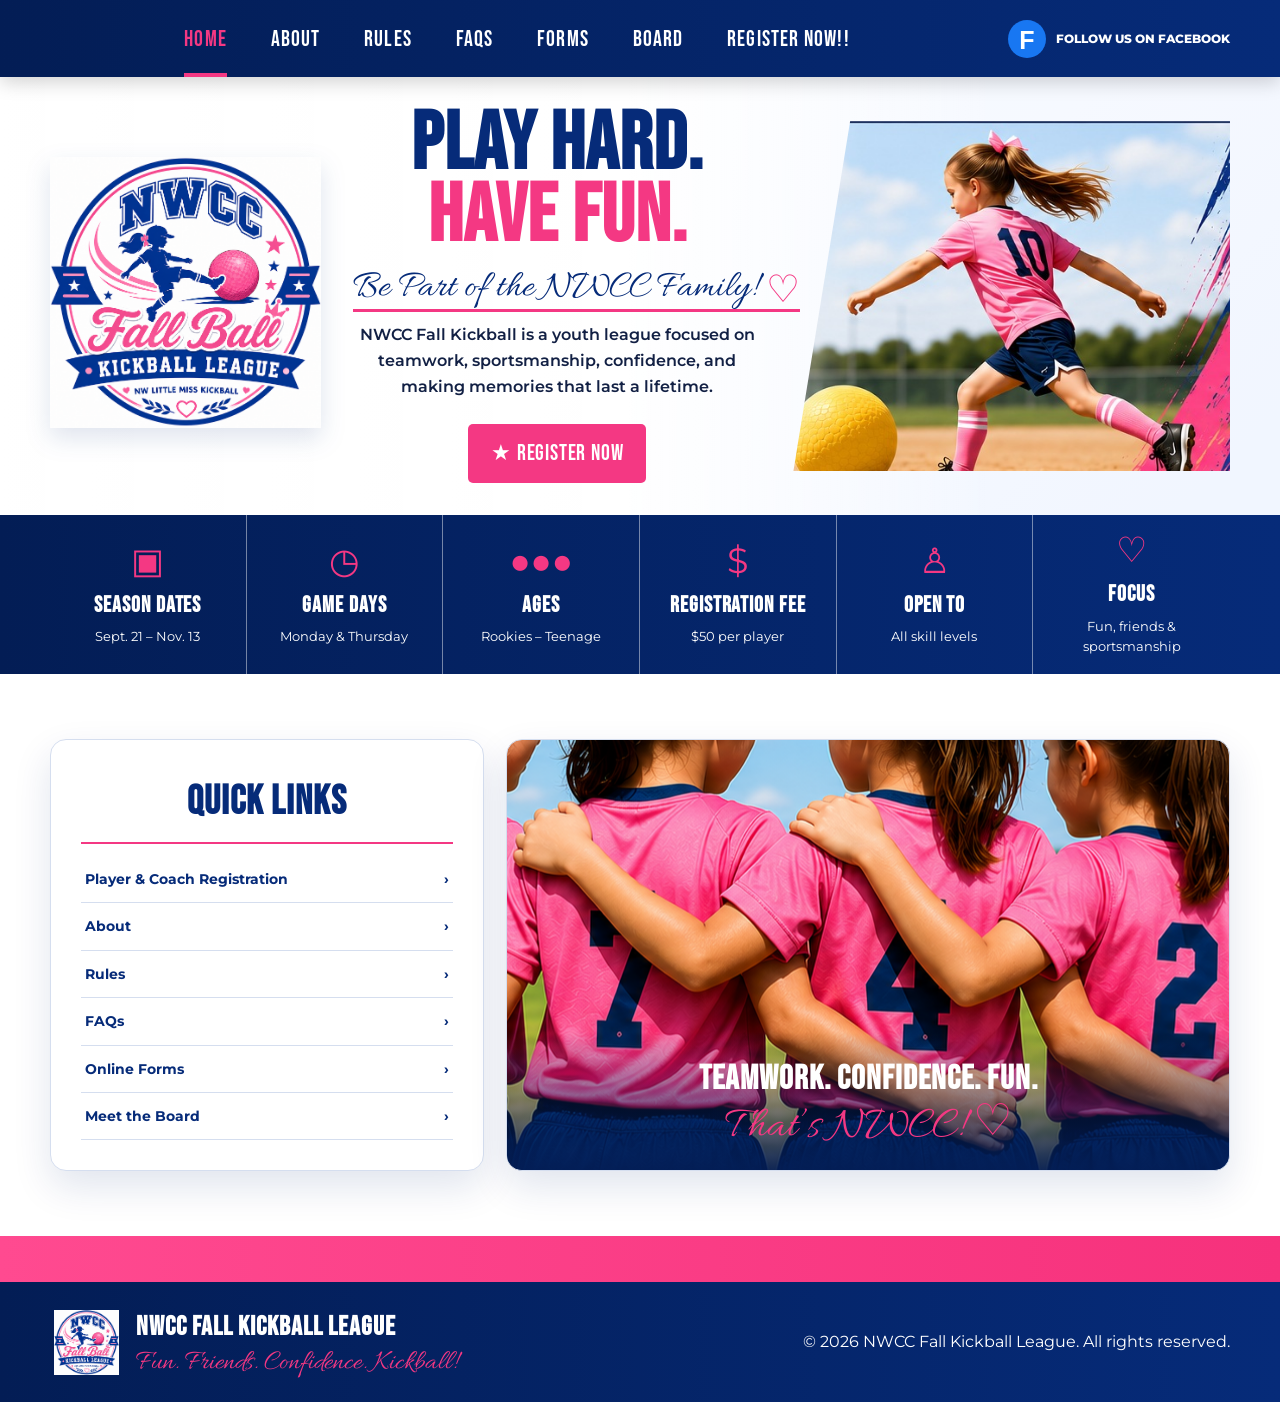
<file: index.html>
<!DOCTYPE html>
<html lang="en">
<head>
  <meta charset="UTF-8">
  <meta name="viewport" content="width=device-width, initial-scale=1.0">
  <meta name="description" content="NWCC Fall Kickball League — registration, schedules, rules, FAQs, and contact information.">
  <title>NWCC Fall Kickball League</title>

  <link rel="preconnect" href="https://fonts.googleapis.com">
  <link rel="preconnect" href="https://fonts.gstatic.com" crossorigin>
  <link href="https://fonts.googleapis.com/css2?family=Allura&family=Bebas+Neue&family=Montserrat:wght@400;600;700;800&display=swap" rel="stylesheet">

  <link rel="stylesheet" href="styles.css">
</head>
<body>
<header class="site-header">
  <div class="container nav-wrap">
    <button class="menu-toggle" aria-label="Open navigation" aria-expanded="false">☰</button>

    <nav class="main-nav" aria-label="Main navigation">
      <a class="active" href="index.html">Home</a>
      <a href="about.html">About</a>
      <a href="rules.html">Rules</a>
      <a href="faq.html">FAQs</a>
      <a href="forms.html">Forms</a>
      <a href="contact.html">Board</a>
      <a href="https://nwcc.leagueapps.com/leagues/kickball/5077319-2026-nwcc-fall-kickball" target="_blank" rel="noopener">REgister Now!!</a>
    </nav>

    <a class="facebook-link" href="https://www.facebook.com/nwccfallkickball" target="_blank" rel="noopener">
      <span class="facebook-icon">f</span>
      <span class="facebook-text">Follow us on Facebook</span>
    </a>
  </div>
</header>

<main>
  <section class="hero" id="home">
    <div class="container hero-grid">
      <div class="hero-logo">
        <img src="assets/nwcc-logo.png" alt="NWCC Fall Kickball League logo with pink kickball">
      </div>

      <div class="hero-copy">
        <h1><span>Play Hard.</span><strong>Have Fun.</strong></h1>

        <div class="family-line">
          <p>Be Part of the NWCC Family!</p>
          <span aria-hidden="true">♡</span>
        </div>

        <p class="hero-text">
          NWCC Fall Kickball is a youth league focused on teamwork, sportsmanship, confidence, and making memories that last a lifetime.
        </p>

        <div class="hero-actions">
          <a class="button button-pink" href="https://nwcc.leagueapps.com/leagues/kickball/5077319-2026-nwcc-fall-kickball" target="_blank" rel="noopener">★ Register Now</a>
        </div>
      </div>

      <div class="hero-photo" role="img" aria-label="Youth kickball player kicking a yellow kickball"></div>
    </div>
  </section>

  <section class="facts" aria-label="Season details">
    <div class="container fact-grid">
      <div class="fact"><span class="fact-icon">▣</span><strong>Season Dates</strong><small>Sept. 21 – Nov. 13</small></div>
      <div class="fact"><span class="fact-icon">◷</span><strong>Game Days</strong><small>Monday &amp; Thursday</small></div>
      <div class="fact"><span class="fact-icon">●●●</span><strong>Ages</strong><small>Rookies – Teenage</small></div>
      <div class="fact"><span class="fact-icon">$</span><strong>Registration Fee</strong><small>$50 per player</small></div>
      <div class="fact"><span class="fact-icon">♙</span><strong>Open To</strong><small>All skill levels</small></div>
      <div class="fact"><span class="fact-icon">♡</span><strong>Focus</strong><small>Fun, friends &amp; sportsmanship</small></div>
    </div>
  </section>

  <section class="section home-cards">
    <div class="container two-card-grid">
      <article class="quick-links">
        <h2>Quick Links</h2>
        <a href="https://nwcc.leagueapps.com/leagues/kickball/5077319-2026-nwcc-fall-kickball" target="_blank" rel="noopener">Player & Coach Registration <span>›</span></a>
        <a href="about.html">About <span>›</span></a>
        <a href="rules.html">Rules <span>›</span></a>
        <a href="faq.html">FAQs <span>›</span></a>
        <a href="forms.html">Online Forms <span>›</span></a>
        <a href="contact.html">Meet the Board <span>›</span></a>
      </article>

      <article class="team-card">
        <div class="team-message">
          <strong>Teamwork. Confidence. Fun.</strong>
          <span>That’s NWCC! ♡</span>
        </div>
      </article>
    </div>
  </section>

  <section class="newsletter">
    <div class="container newsletter-grid">
      <div>
        <strong></strong>
      </div>
    </div>
  </section>
</main>

<footer>
  <div class="container footer-grid">
    <div class="footer-brand">
      <img src="assets/nwcc-logo.png" alt="">
      <div>
        <strong>NWCC Fall Kickball League</strong>
        <span>Fun. Friends. Confidence. Kickball!</span>
      </div>
    </div>
    <p>© <span id="year"></span> NWCC Fall Kickball League. All rights reserved.</p>
  </div>
</footer>

<script src="script.js"></script>
</body>
</html>
</file>
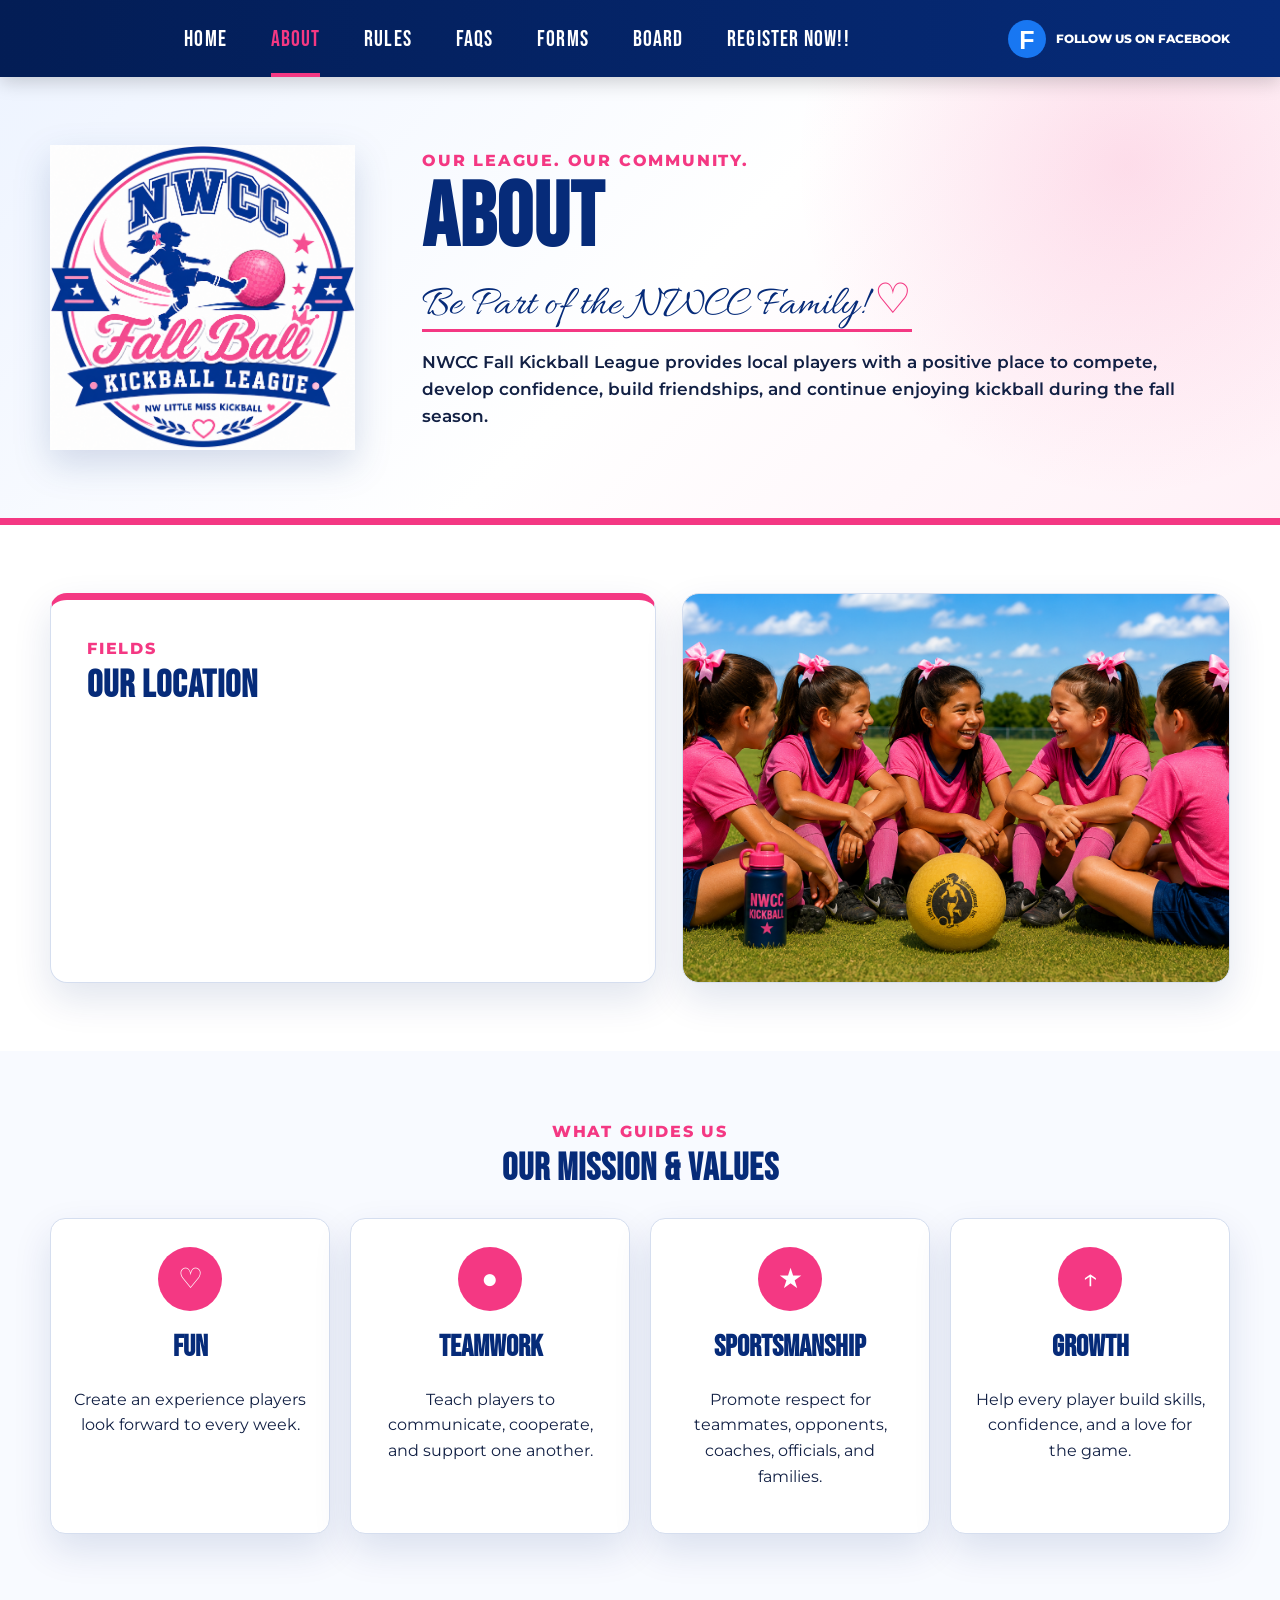
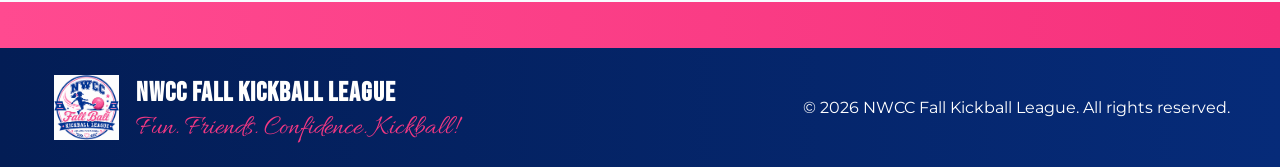
<file: about.html>
<!DOCTYPE html>
<html lang="en">
<head>
  <meta charset="UTF-8">
  <meta name="viewport" content="width=device-width, initial-scale=1.0">
  <meta name="description" content="Learn about NWCC Fall Kickball League, its mission, values, and community.">
  <title>About | NWCC Fall Kickball League</title>
  <link rel="preconnect" href="https://fonts.googleapis.com">
  <link rel="preconnect" href="https://fonts.gstatic.com" crossorigin>
  <link href="https://fonts.googleapis.com/css2?family=Allura&family=Bebas+Neue&family=Montserrat:wght@400;600;700;800&display=swap" rel="stylesheet">
  <link rel="stylesheet" href="styles.css">
</head>
<body class="about-page">
<header class="site-header">
  <div class="container nav-wrap">
    <button class="menu-toggle" aria-label="Open navigation" aria-expanded="false">☰</button>
    <nav class="main-nav" aria-label="Main navigation">
      <a href="index.html">Home</a>
      <a class="active" href="about.html">About</a>
      <a href="rules.html">Rules</a>
      <a href="faq.html">FAQs</a>
      <a href="forms.html">Forms</a>
      <a href="contact.html">Board</a>
      <a href="https://nwcc.leagueapps.com/leagues/kickball/5077319-2026-nwcc-fall-kickball" target="_blank" rel="noopener">REgister Now!!</a>
    </nav>
    <a class="facebook-link" href="https://www.facebook.com/nwccfallkickball" target="_blank" rel="noopener">
      <span class="facebook-icon">f</span>
      <span class="facebook-text">Follow us on Facebook</span>
    </a>
  </div>
</header>
<main>

<section class="inner-hero about-hero">
  <div class="container inner-hero-grid">
    <img src="assets/nwcc-logo.png" alt="NWCC Fall Kickball League logo">
    <div>
      <p class="inner-eyebrow">Our League. Our Community.</p>
      <h1>About</h1>
      <div class="inner-script">Be Part of the NWCC Family! <span>♡</span></div>
      <p>NWCC Fall Kickball League provides local players with a positive place to compete, develop confidence, build friendships, and continue enjoying kickball during the fall season.</p>
    </div>
  </div>
</section>
  
<section class="inner-section">
  <div class="container story-grid">

<article class="feature-card story-card">
<p class="card-kicker">Fields</p>
      <h2>Our Location</h2><div style="display: flex; justify-content: center;">
   <iframe src="https://www.google.com/maps/embed?pb=!1m18!1m12!1m3!1d3527.9254069342933!2d-97.59813822552213!3d27.84282986950466!2m3!1f0!2f0!3f0!3m2!1i1024!2i768!4f13.1!3m3!1m2!1s0x866864c49be68835%3A0xbccdb9922b73ec07!2s3910%20Cliff%20Crenshaw%20St%2C%20Corpus%20Christi%2C%20TX%2078410!5e0!3m2!1sen!2sus!4v1783999333723!5m2!1sen!2sus" width="300" height="200" style="border:0;" allowfullscreen="" loading="lazy" referrerpolicy="strict-origin-when-cross-origin"></iframe></div>
    </article>
    
   <!-- <article class="feature-card story-card">
      <p class="card-kicker">Who We Are</p>
      <h2>Our Story</h2>
      <p>NWCC Fall Kickball League continues the tradition of NWCC Little Miss Kickball by creating an organized fall program for returning and new players. The league is designed to keep children active, strengthen skills, and provide families with another opportunity to enjoy the sport together.</p>
    </article>-->
    <article class="image-feature team-huddle-feature">
     <!-- <div><strong>Teamwork. Confidence. Fun.</strong><span>That’s NWCC!</span></div>-->
    </article>

  </div>
</section>

<section class="inner-section soft-section">
  <div class="container">
    <div class="center-heading">
      <p class="card-kicker">What Guides Us</p>
      <h2>Our Mission &amp; Values</h2>
    </div>
    <div class="value-grid">
      <article class="value-card"><span>♡</span><h3>Fun</h3><p>Create an experience players look forward to every week.</p></article>
      <article class="value-card"><span>●</span><h3>Teamwork</h3><p>Teach players to communicate, cooperate, and support one another.</p></article>
      <article class="value-card"><span>★</span><h3>Sportsmanship</h3><p>Promote respect for teammates, opponents, coaches, officials, and families.</p></article>
      <article class="value-card"><span>↑</span><h3>Growth</h3><p>Help every player build skills, confidence, and a love for the game.</p></article>
    </div>
  </div>
</section>
<!--
<section class="inner-section">
  <div class="container split-info-grid">
    <article class="feature-card">
      <p class="card-kicker">Our Commitment</p>
      <h2>A Positive League Experience</h2>
      <p>NWCC is committed to clear communication, responsible league operations, age-appropriate competition, player safety, and an environment where children can learn without losing sight of the fun.</p>
    </article>
    <article class="feature-card accent-card">
      <p class="card-kicker">2026 Fall Season</p>
      <h2>Join the Family</h2>
      <p>Registration is $50 per player. Games are planned for Mondays and Thursdays from September 21 through November 13.</p>
      <a class="button button-blue" href="https://nwcc.leagueapps.com/leagues/kickball/5077319-2026-nwcc-fall-kickball" target="_blank" rel="noopener">Coach & Player Registration</a>
    </article>
  </div>
</section>-->
  <section class="newsletter">
    <div class="container newsletter-grid">
      <div>
        <strong></strong>
     
      </div>

      
    </div>
  </section>
</main>
<footer>
  <div class="container footer-grid">
    <div class="footer-brand">
      <img src="assets/nwcc-logo.png" alt="">
      <div>
        <strong>NWCC Fall Kickball League</strong>
        <span>Fun. Friends. Confidence. Kickball!</span>
      </div>
    </div>
    <p>© <span id="year"></span> NWCC Fall Kickball League. All rights reserved.</p>
  </div>
</footer>
<script src="script.js"></script>
</body>
</html>
</file>
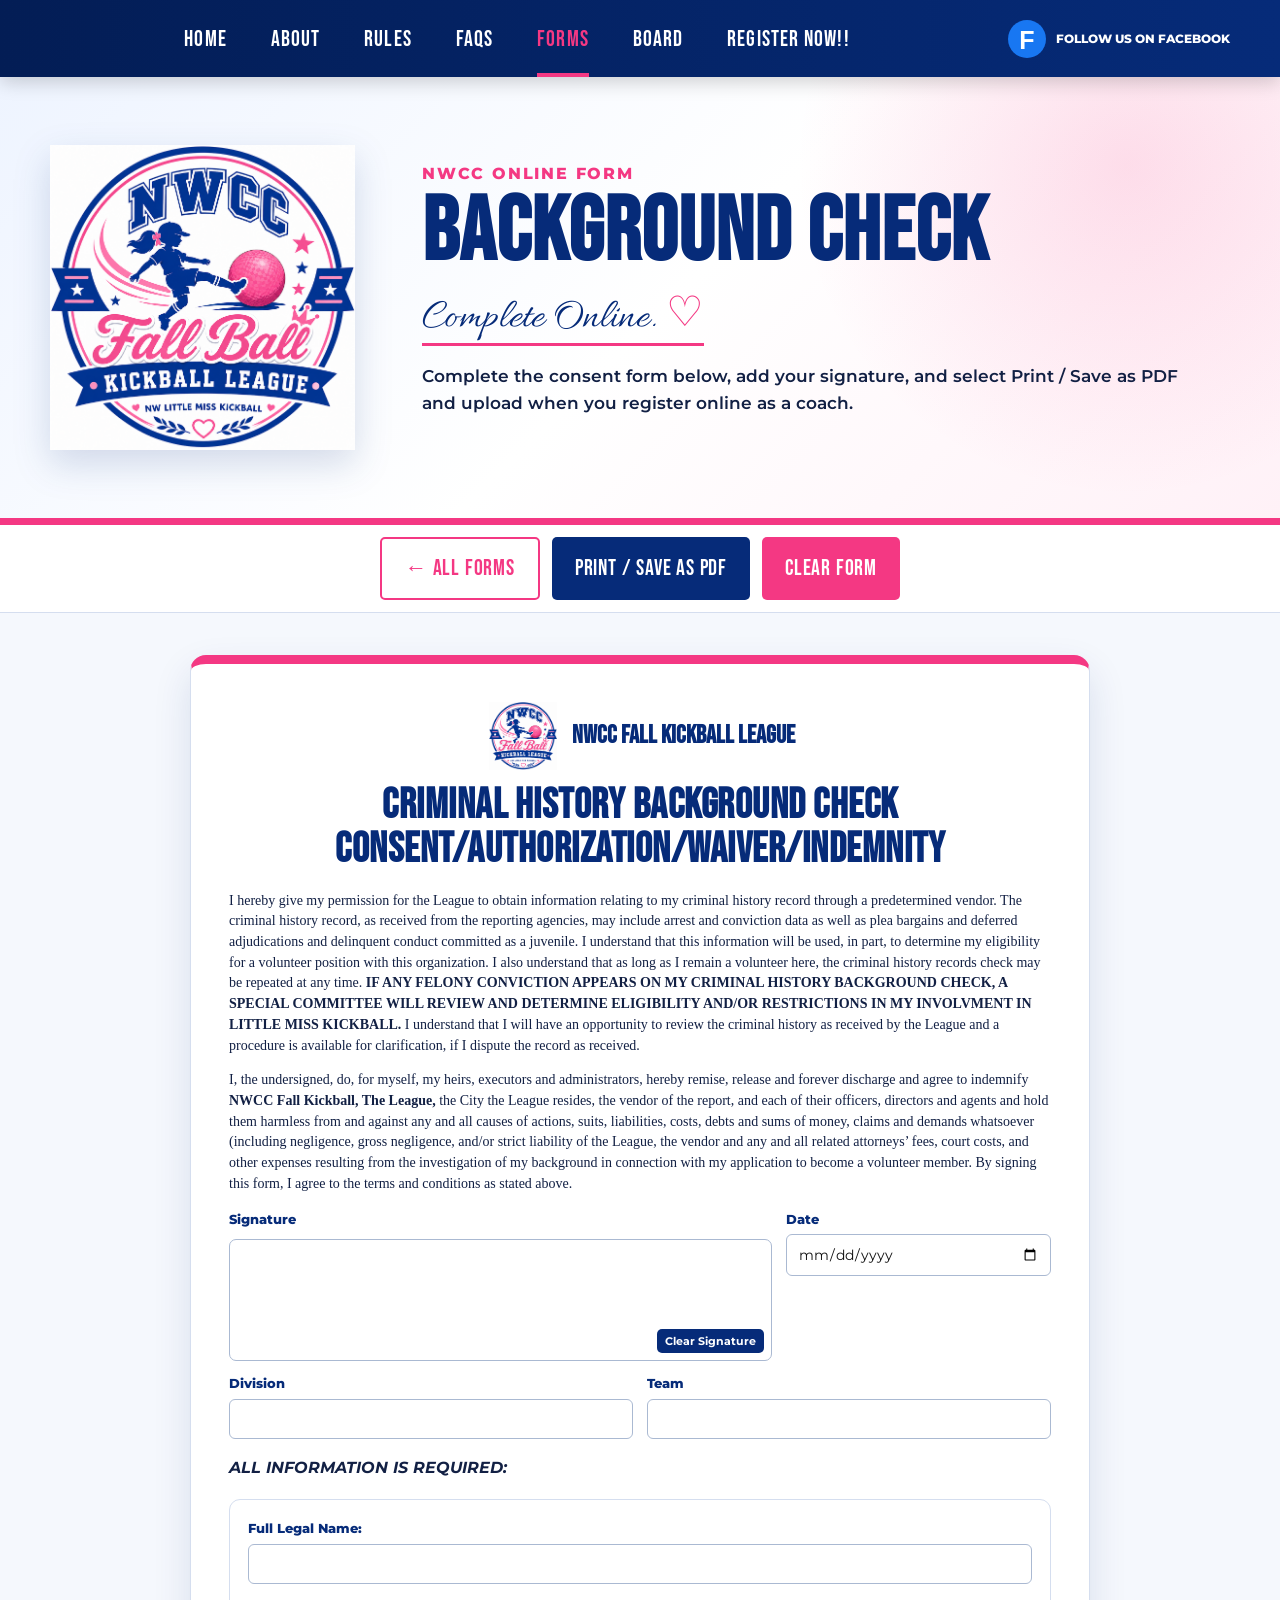
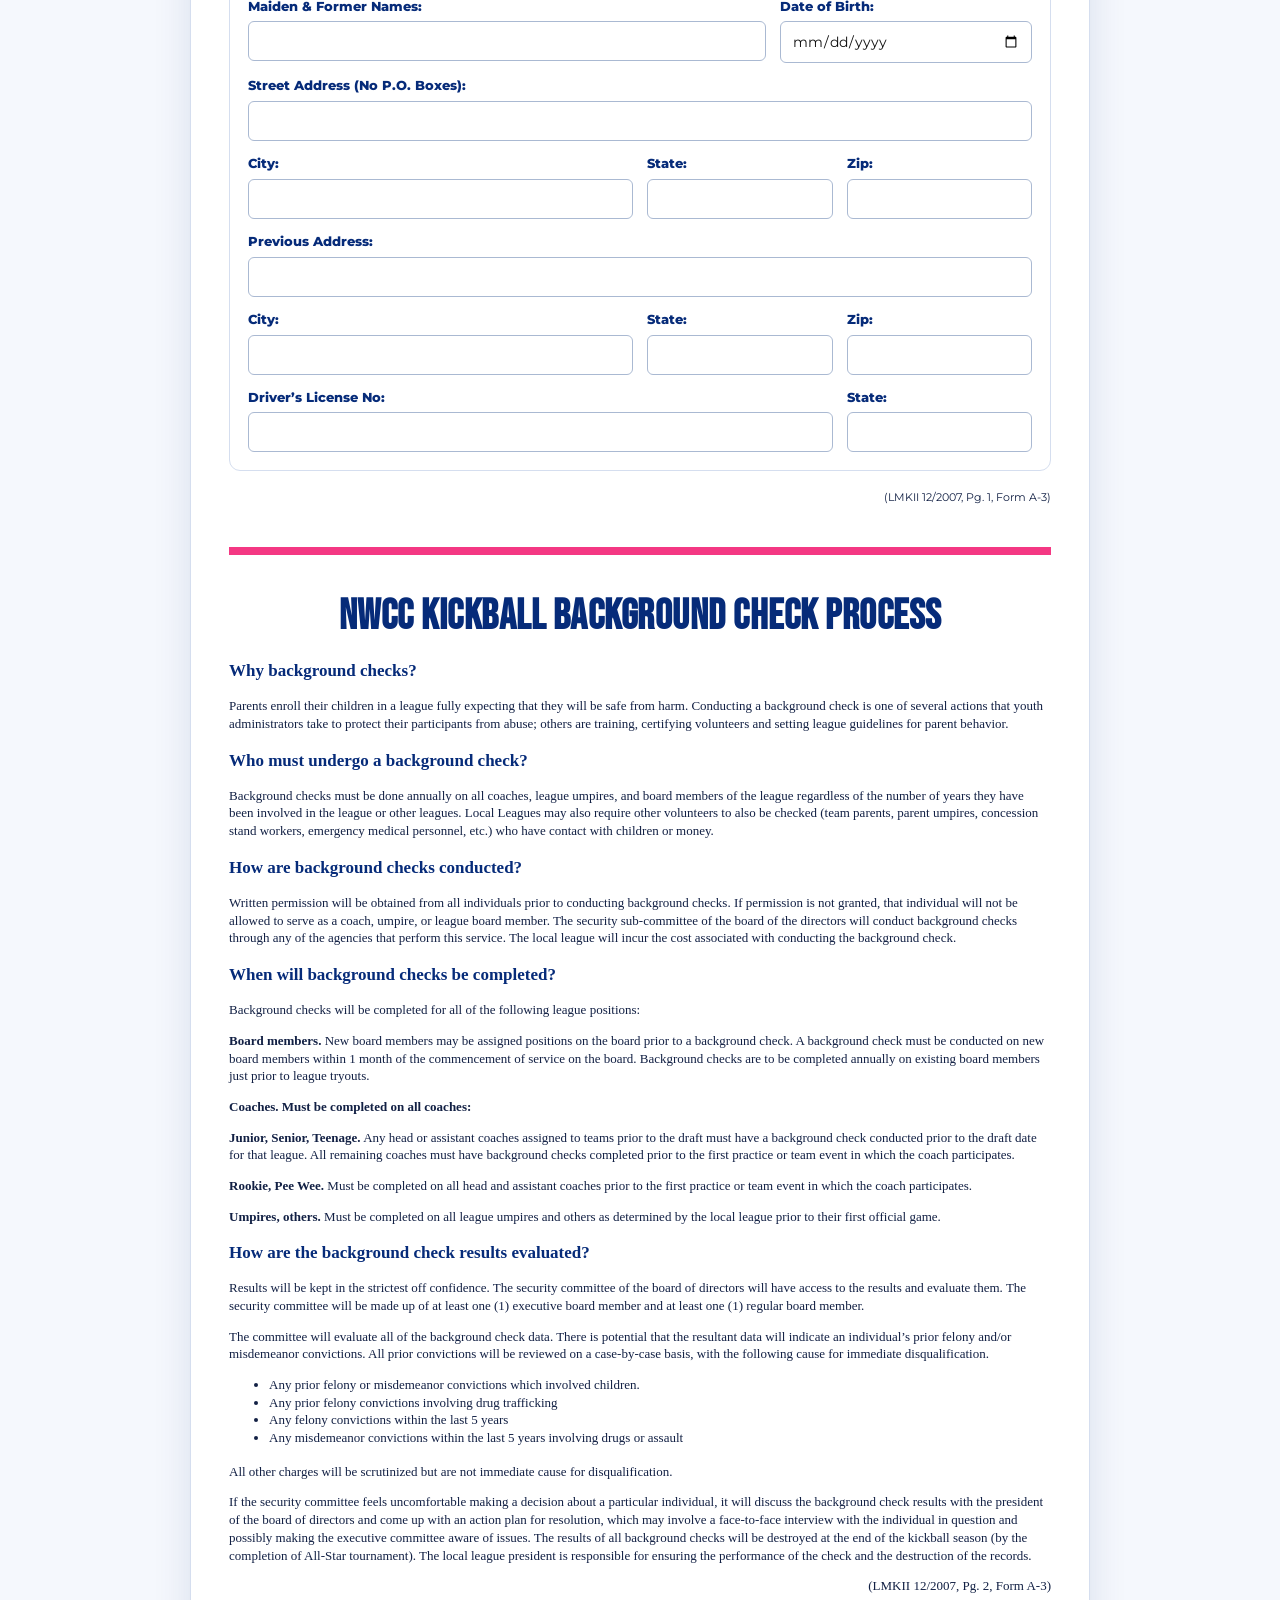
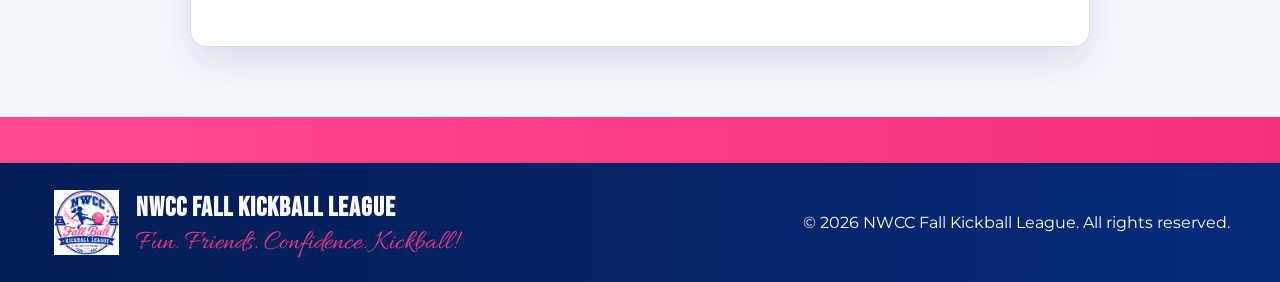
<file: background-check.html>
<!DOCTYPE html><html lang="en"><head><meta charset="UTF-8"><meta name="viewport" content="width=device-width, initial-scale=1.0"><title>Background Check | NWCC Fall Kickball</title><link rel="preconnect" href="https://fonts.googleapis.com">
  <link rel="preconnect" href="https://fonts.gstatic.com" crossorigin>
  <link href="https://fonts.googleapis.com/css2?family=Allura&family=Bebas+Neue&family=Montserrat:wght@400;600;700;800&display=swap" rel="stylesheet">
  <link rel="stylesheet" href="styles.css"></head><body class="online-form-page"><header class="site-header">
  <div class="container nav-wrap">
    <button class="menu-toggle" aria-label="Open navigation" aria-expanded="false">☰</button>
    <nav class="main-nav" aria-label="Main navigation">
      <a href="index.html">Home</a>
      <a href="about.html">About</a>
      <a href="rules.html">Rules</a>
      <a href="faq.html">FAQs</a>
      <a class="active" href="forms.html">Forms</a>
      <a href="contact.html">Board</a>
      <a href="https://nwcc.leagueapps.com/leagues/kickball/5077319-2026-nwcc-fall-kickball" target="_blank" rel="noopener">REgister Now!!</a>
    </nav>
    <a class="facebook-link" href="https://www.facebook.com/nwccfallkickball" target="_blank" rel="noopener">
      <span class="facebook-icon">f</span><span class="facebook-text">Follow us on Facebook</span>
    </a>
  </div>
</header><main><section class="inner-hero form-hero"><div class="container inner-hero-grid"><img src="assets/nwcc-logo.png" alt="NWCC Fall Kickball League logo"><div><p class="inner-eyebrow">NWCC Online Form</p><h1>Background Check</h1><div class="inner-script">Complete Online. <span>♡</span></div><p>Complete the consent form below, add your signature, and select Print / Save as PDF and upload when you register online as a coach.</p></div></div></section><div class="form-toolbar"><div class="container form-toolbar-inner"><a class="button button-outline" href="forms.html">← All Forms</a><button type="button" class="button button-blue" onclick="window.print()">Print / Save as PDF</button><button type="button" class="button button-pink" data-clear-form>Clear Form</button></div></div><section class="online-form-shell"><div class="container"><form id="backgroundForm" class="online-form" autocomplete="on"><section class="print-page"><div class="print-brand"><img src="assets/nwcc-logo.png" alt=""><strong>NWCC Fall Kickball League</strong></div><h1>Criminal History Background Check<br>Consent/Authorization/Waiver/Indemnity</h1><p class="legal-copy">I hereby give my permission for the League to obtain information relating to my criminal history record through a predetermined vendor. The criminal history record, as received from the reporting agencies, may include arrest and conviction data as well as plea bargains and deferred adjudications and delinquent conduct committed as a juvenile. I understand that this information will be used, in part, to determine my eligibility for a volunteer position with this organization. I also understand that as long as I remain a volunteer here, the criminal history records check may be repeated at any time. <strong>IF ANY FELONY CONVICTION APPEARS ON MY CRIMINAL HISTORY BACKGROUND CHECK, A SPECIAL COMMITTEE WILL REVIEW AND DETERMINE ELIGIBILITY AND/OR RESTRICTIONS IN MY INVOLVMENT IN LITTLE MISS KICKBALL.</strong> I understand that I will have an opportunity to review the criminal history as received by the League and a procedure is available for clarification, if I dispute the record as received.</p><p class="legal-copy">I, the undersigned, do, for myself, my heirs, executors and administrators, hereby remise, release and forever discharge and agree to indemnify <strong>NWCC Fall Kickball, The League,</strong> the City the League resides, the vendor of the report, and each of their officers, directors and agents and hold them harmless from and against any and all causes of actions, suits, liabilities, costs, debts and sums of money, claims and demands whatsoever (including negligence, gross negligence, and/or strict liability of the League, the vendor and any and all related attorneys’ fees, court costs, and other expenses resulting from the investigation of my background in connection with my application to become a volunteer member. By signing this form, I agree to the terms and conditions as stated above.</p><div class="form-grid"><div class="online-field c8">Signature<div class="signature-box"><canvas class="signature-pad" id="backgroundSignature"></canvas><button type="button" class="signature-clear" data-clear-signature="backgroundSignature">Clear Signature</button></div></div><label class="online-field c4">Date<input type="date" name="date"></label><label class="online-field c6">Division<input type="text" name="division"></label><label class="online-field c6">Team<input type="text" name="team"></label></div><p><strong><em>ALL INFORMATION IS REQUIRED:</em></strong></p><div class="form-section"><div class="form-grid"><label class="online-field c12">Full Legal Name:<input type="text" name="name"></label><label class="online-field c8">Maiden & Former Names:<input type="text" name="former"></label><label class="online-field c4">Date of Birth:<input type="date" name="dob"></label><label class="online-field c12">Street Address (No P.O. Boxes):<input type="text" name="street"></label><label class="online-field c6">City:<input type="text" name="city"></label><label class="online-field c3">State:<input type="text" name="state"></label><label class="online-field c3">Zip:<input type="text" name="zip"></label><label class="online-field c12">Previous Address:<input type="text" name="previous"></label><label class="online-field c6">City:<input type="text" name="previous_city"></label><label class="online-field c3">State:<input type="text" name="previous_state"></label><label class="online-field c3">Zip:<input type="text" name="previous_zip"></label><label class="online-field c9">Driver’s License No:<input type="text" name="license"></label><label class="online-field c3">State:<input type="text" name="license_state"></label></div></div><div class="form-section league-only"><h2>LEAGUE USE ONLY</h2><div class="form-grid"><label class="online-field c4">Date In:<input type="date" name="date_in"></label><label class="online-field c5">Received By:<input type="text" name="received_by"></label><div class="choice-line c3">Cleared? <label><input type="radio" name="cleared" value="Yes"> Yes</label><label><input type="radio" name="cleared" value="No"> No</label> (circle one)</div></div></div><p class="form-code">(LMKII 12/2007, Pg. 1, Form A-3)</p></section><section class="print-page process-page"><h1>NWCC Kickball Background Check Process</h1><h2>Why background checks?</h2><p>Parents enroll their children in a league fully expecting that they will be safe from harm. Conducting a background check is one of several actions that youth administrators take to protect their participants from abuse; others are training, certifying volunteers and setting league guidelines for parent behavior.</p><h2>Who must undergo a background check?</h2><p>Background checks must be done annually on all coaches, league umpires, and board members of the league regardless of the number of years they have been involved in the league or other leagues. Local Leagues may also require other volunteers to also be checked (team parents, parent umpires, concession stand workers, emergency medical personnel, etc.) who have contact with children or money.</p><h2>How are background checks conducted?</h2><p>Written permission will be obtained from all individuals prior to conducting background checks. If permission is not granted, that individual will not be allowed to serve as a coach, umpire, or league board member. The security sub-committee of the board of the directors will conduct background checks through any of the agencies that perform this service. The local league will incur the cost associated with conducting the background check.</p><h2>When will background checks be completed?</h2><p>Background checks will be completed for all of the following league positions:</p><p><strong>Board members.</strong> New board members may be assigned positions on the board prior to a background check. A background check must be conducted on new board members within 1 month of the commencement of service on the board. Background checks are to be completed annually on existing board members just prior to league tryouts.</p><p><strong>Coaches. Must be completed on all coaches:</strong></p><p><strong>Junior, Senior, Teenage.</strong> Any head or assistant coaches assigned to teams prior to the draft must have a background check conducted prior to the draft date for that league. All remaining coaches must have background checks completed prior to the first practice or team event in which the coach participates.</p><p><strong>Rookie, Pee Wee.</strong> Must be completed on all head and assistant coaches prior to the first practice or team event in which the coach participates.</p><p><strong>Umpires, others.</strong> Must be completed on all league umpires and others as determined by the local league prior to their first official game.</p><h2>How are the background check results evaluated?</h2><p>Results will be kept in the strictest off confidence. The security committee of the board of directors will have access to the results and evaluate them. The security committee will be made up of at least one (1) executive board member and at least one (1) regular board member.</p><p>The committee will evaluate all of the background check data. There is potential that the resultant data will indicate an individual’s prior felony and/or misdemeanor convictions. All prior convictions will be reviewed on a case-by-case basis, with the following cause for immediate disqualification.</p><ul><li>Any prior felony or misdemeanor convictions which involved children.</li><li>Any prior felony convictions involving drug trafficking</li><li>Any felony convictions within the last 5 years</li><li>Any misdemeanor convictions within the last 5 years involving drugs or assault</li></ul><p>All other charges will be scrutinized but are not immediate cause for disqualification.</p><p>If the security committee feels uncomfortable making a decision about a particular individual, it will discuss the background check results with the president of the board of directors and come up with an action plan for resolution, which may involve a face-to-face interview with the individual in question and possibly making the executive committee aware of issues. The results of all background checks will be destroyed at the end of the kickball season (by the completion of All-Star tournament). The local league president is responsible for ensuring the performance of the check and the destruction of the records.</p><p class="form-code">(LMKII 12/2007, Pg. 2, Form A-3)</p></section></form></div></section><section class="newsletter"><div class="container newsletter-grid"><div><strong></strong></div></div></section>
</main>
<footer><div class="container footer-grid"><div class="footer-brand"><img src="assets/nwcc-logo.png" alt=""><div><strong>NWCC Fall Kickball League</strong><span>Fun. Friends. Confidence. Kickball!</span></div></div><p>© <span id="year"></span> NWCC Fall Kickball League. All rights reserved.</p></div></footer>
<script src="script.js"></script></body></html>
</file>
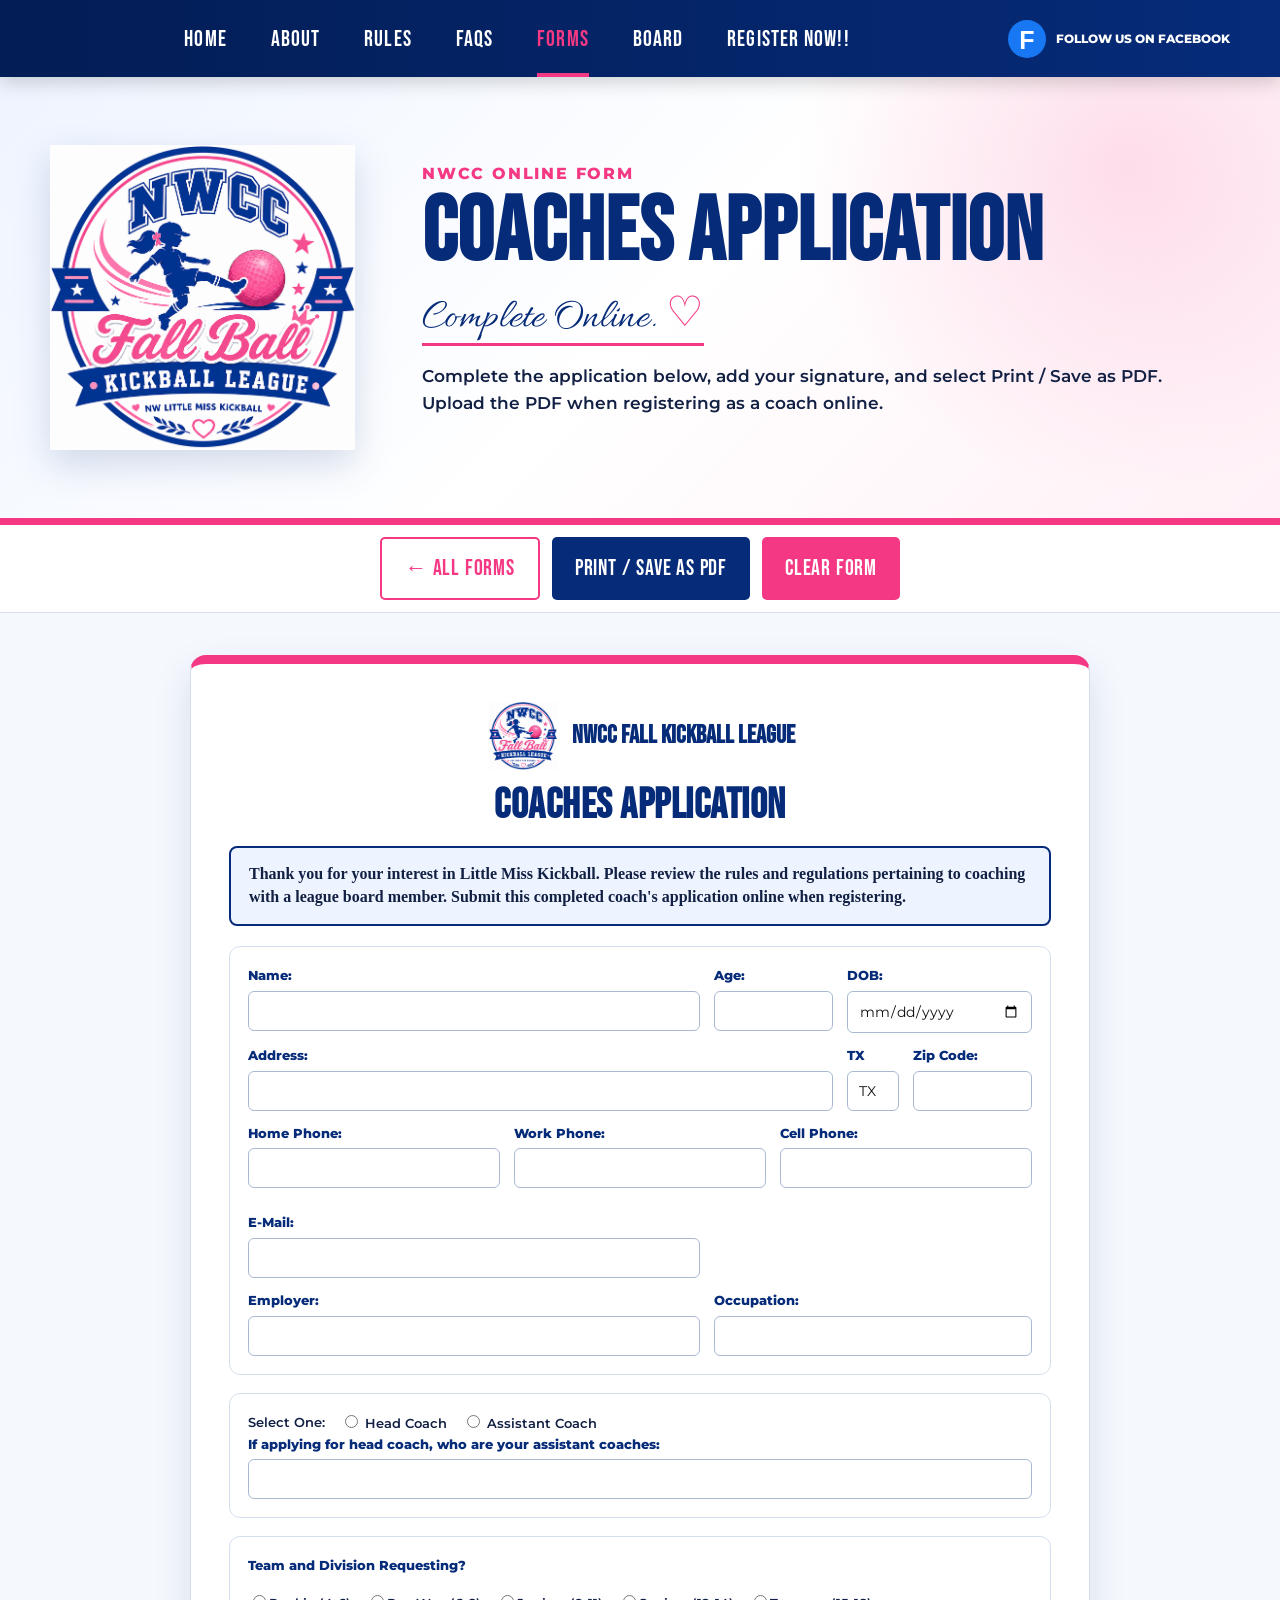
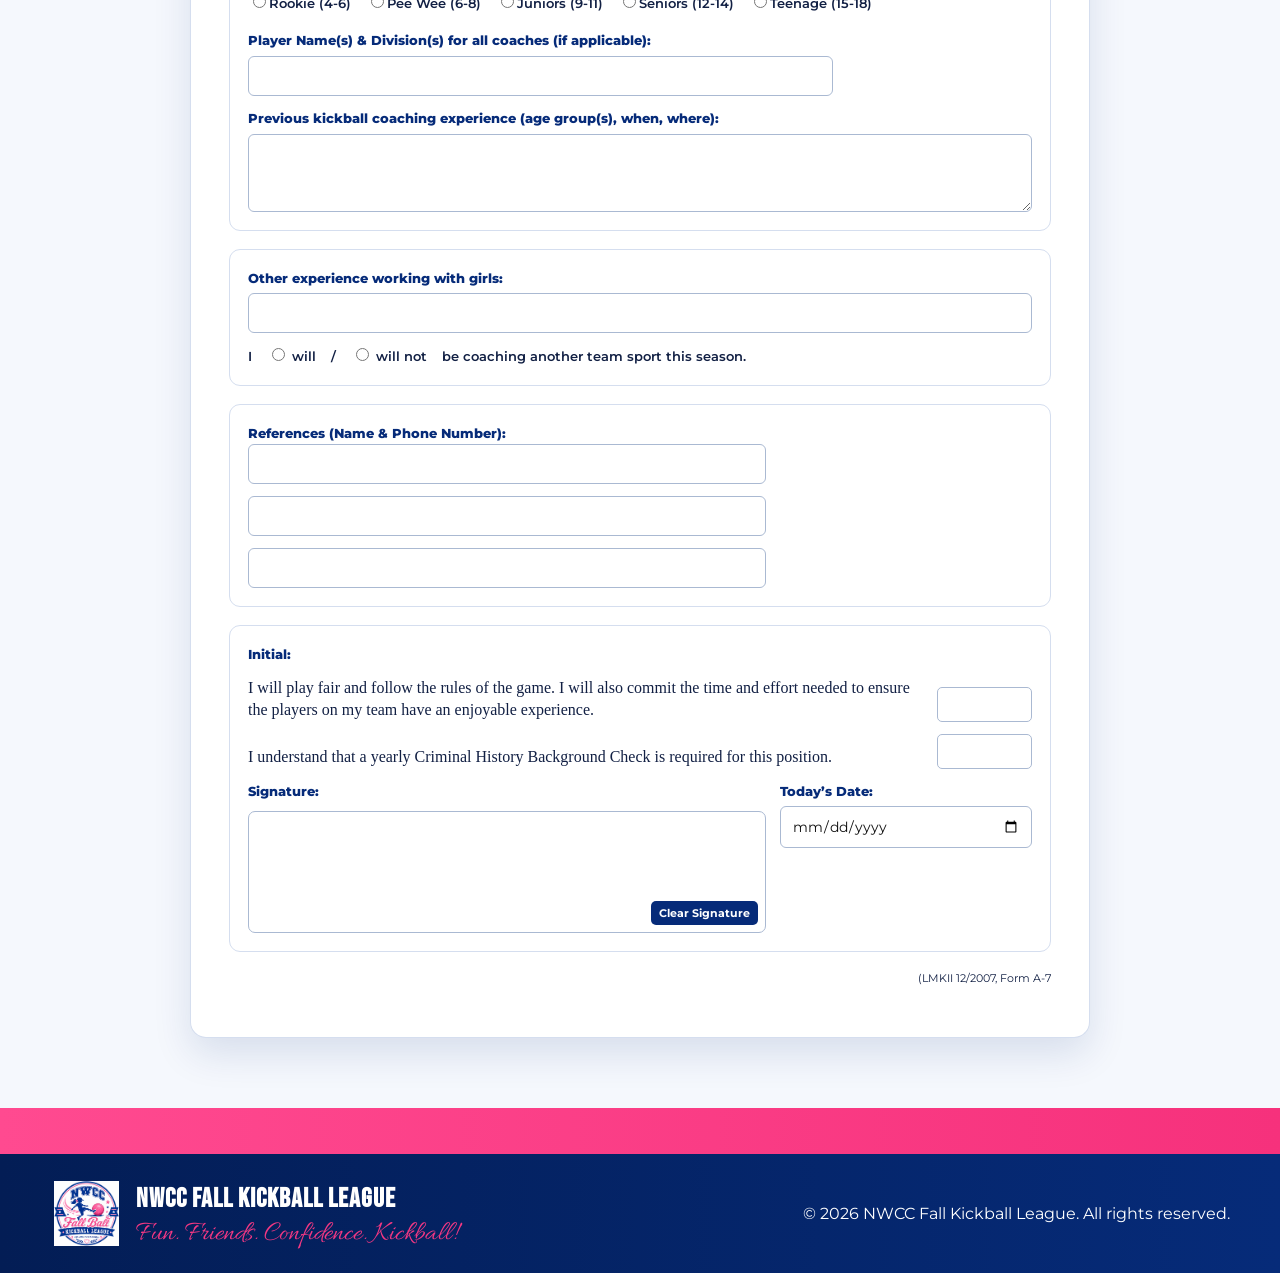
<file: coaches-application.html>
<!DOCTYPE html><html lang="en"><head><meta charset="UTF-8"><meta name="viewport" content="width=device-width, initial-scale=1.0"><title>Coaches Application | NWCC Fall Kickball</title><link rel="preconnect" href="https://fonts.googleapis.com">
  <link rel="preconnect" href="https://fonts.gstatic.com" crossorigin>
  <link href="https://fonts.googleapis.com/css2?family=Allura&family=Bebas+Neue&family=Montserrat:wght@400;600;700;800&display=swap" rel="stylesheet">
  <link rel="stylesheet" href="styles.css"></head><body class="online-form-page"><header class="site-header">
  <div class="container nav-wrap">
    <button class="menu-toggle" aria-label="Open navigation" aria-expanded="false">☰</button>
    <nav class="main-nav" aria-label="Main navigation">
      <a href="index.html">Home</a>
      <a href="about.html">About</a>
      <a href="rules.html">Rules</a>
      <a href="faq.html">FAQs</a>
      <a class="active" href="forms.html">Forms</a>
      <a href="contact.html">Board</a>
      <a href="https://nwcc.leagueapps.com/leagues/kickball/5077319-2026-nwcc-fall-kickball" target="_blank" rel="noopener">REgister Now!!</a>
    </nav>
    <a class="facebook-link" href="https://www.facebook.com/nwccfallkickball" target="_blank" rel="noopener">
      <span class="facebook-icon">f</span><span class="facebook-text">Follow us on Facebook</span>
    </a>
  </div>
</header><main><section class="inner-hero form-hero"><div class="container inner-hero-grid"><img src="assets/nwcc-logo.png" alt="NWCC Fall Kickball League logo"><div><p class="inner-eyebrow">NWCC Online Form</p><h1>Coaches Application</h1><div class="inner-script">Complete Online. <span>♡</span></div><p>Complete the application below, add your signature, and select Print / Save as PDF. Upload the PDF when registering as a coach online.</p></div></div></section><div class="form-toolbar"><div class="container form-toolbar-inner"><a class="button button-outline" href="forms.html">← All Forms</a><button type="button" class="button button-blue" onclick="window.print()">Print / Save as PDF</button><button type="button" class="button button-pink" data-clear-form>Clear Form</button></div></div><section class="online-form-shell"><div class="container"><form id="coachForm" class="online-form" autocomplete="on"><div class="print-brand"><img src="assets/nwcc-logo.png" alt=""><strong>NWCC Fall Kickball League</strong></div><h1>COACHES APPLICATION</h1><div class="legal-notice">Thank you for your interest in Little Miss Kickball. Please review the rules and regulations pertaining to coaching with a league board member. Submit this completed coach's application online when registering.</div>
<div class="form-section">
<div class="form-grid"><label class="online-field c7">Name:<input type="text" name="name"></label><label class="online-field c2">Age:<input type="number" name="age"></label><label class="online-field c3">DOB:<input type="date" name="dob"></label><label class="online-field c9">Address:<input type="text" name="address"></label><label class="online-field c1">TX<input type="text" value="TX" readonly></label><label class="online-field c2">Zip Code:<input type="text" name="zip"></label><label class="online-field c4">Home Phone:<input type="tel" name="home_phone"></label><label class="online-field c4">Work Phone:<input type="tel" name="work_phone"></label><label class="online-field c4">Cell Phone:<input type="tel" name="cell_phone"></label><div class="choice-line c12"></div><label class="online-field c7">E-Mail:<input type="email" name="email"></label><label class="online-field c7">Employer:<input type="text" name="employer"></label><label class="online-field c5">Occupation:<input type="text" name="occupation"></label></div></div>
<div class="form-section"><div class="choice-line">Select One: <label><input type="radio" name="coach_type" value="Head Coach"> Head Coach</label><label><input type="radio" name="coach_type" value="Assistant Coach"> Assistant Coach</label></div><label class="online-field c12">If applying for head coach, who are your assistant coaches:<input type="text" name="assistant_choices"></label></div>
<div class="form-section"><p><label class="online-field c12">Team and Division Requesting?</label></p><div class="choice-line"><label><input type="radio" name="division" value="Rookie">Rookie (4-6)</label><label><input type="radio" name="division" value="Pee Wee">Pee Wee (6-8)</label><label><input type="radio" name="division" value="Juniors">Juniors (9-11)</label><label><input type="radio" name="division" value="Seniors">Seniors (12-14)</label><label><input type="radio" name="division" value="Teenage">Teenage (15-18)</label></div><p class="center-text"></p><div class="form-grid"><label class="online-field c9">Player Name(s) & Division(s) for all coaches (if applicable):<input type="text" name="girl_name"></label><label class="online-field c12">Previous kickball coaching experience (age group(s), when, where):<textarea name="previous_experience"></textarea></label></div></div>
<div class="form-section"><div class="form-grid"><label class="online-field c12">Other experience working with girls:<input type="text" name="other_experience"></label><div class="choice-line c12">I <label><input type="radio" name="other_sport" value="will"> will</label> / <label><input type="radio" name="other_sport" value="will not"> will not</label> be coaching another team sport this season.</div></div></div>
<div class="form-section"><label class="online-field c12">References (Name & Phone Number):</label><div class="form-grid"><label class="online-field c8"><input type="text" name="ref1"></label><label class="online-field c8"><input type="text" name="ref2"></label><label class="online-field c8"><input type="text" name="ref3"></label></div></div>
<div class="form-section statement-section"><label class="online-field c8">Initial:</label><div class="initial-row"><p>I will play fair and follow the rules of the game. I will also commit the time and effort needed to ensure the players on my team have an enjoyable experience.</p><input type="text" name="initial2" aria-label="Fair play initial"></div><div class="initial-row"><p>I understand that a yearly Criminal History Background Check is required for this position.</p><input type="text" name="initial3" aria-label="Background check initial"></div><div class="form-grid"><div class="online-field c8">Signature:<div class="signature-box"><canvas class="signature-pad" id="coachSignature"></canvas><button type="button" class="signature-clear" data-clear-signature="coachSignature">Clear Signature</button></div></div><label class="online-field c4">Today’s Date:<input type="date" name="today_date"></label></div></div>
<div class="form-section league-only"><h2>LEAGUE USE ONLY</h2><div class="form-grid"><label class="online-field c6">Date Application received:<input type="date" name="received"></label><label class="online-field c6">Date coach approved:<input type="date" name="approved"></label><div class="choice-line c4">Has coach been tested? <label><input type="radio" name="tested" value="YES"> YES</label><label><input type="radio" name="tested" value="NO"> NO</label></div><label class="online-field c5">Date coach notified:<input type="date" name="notified"></label><label class="online-field c3">Int.<input type="text" name="league_initial"></label><label class="online-field c6">Background Check Completed:<input type="date" name="bc_completed"></label><div class="choice-line c6">Cleared? <label><input type="radio" name="cleared" value="YES"> YES</label><label><input type="radio" name="cleared" value="NO"> NO</label></div></div></div><p class="form-code">(LMKII 12/2007, Form A-7</p></form></div></section><section class="newsletter"><div class="container newsletter-grid"><div><strong></strong></div></div></section>
</main>
<footer><div class="container footer-grid"><div class="footer-brand"><img src="assets/nwcc-logo.png" alt=""><div><strong>NWCC Fall Kickball League</strong><span>Fun. Friends. Confidence. Kickball!</span></div></div><p>© <span id="year"></span> NWCC Fall Kickball League. All rights reserved.</p></div></footer>
<script src="script.js"></script></body></html>
</file>
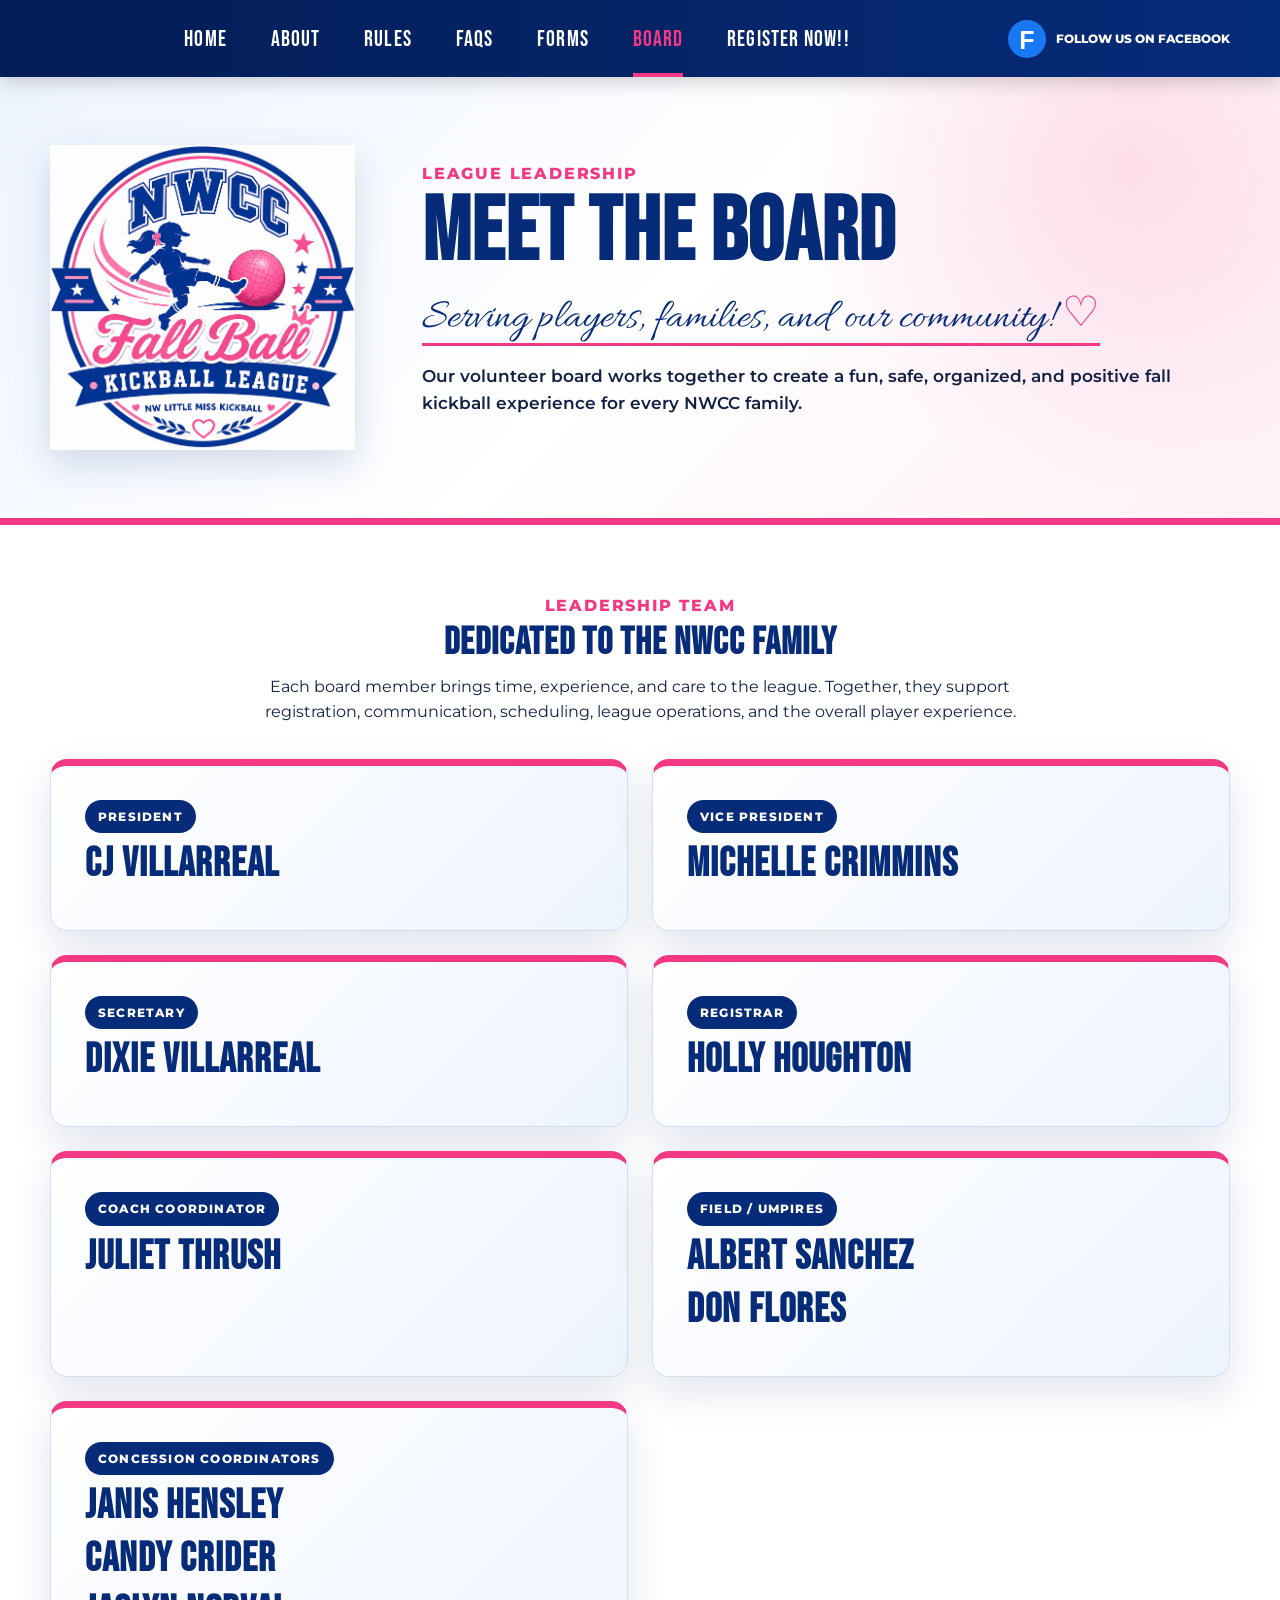
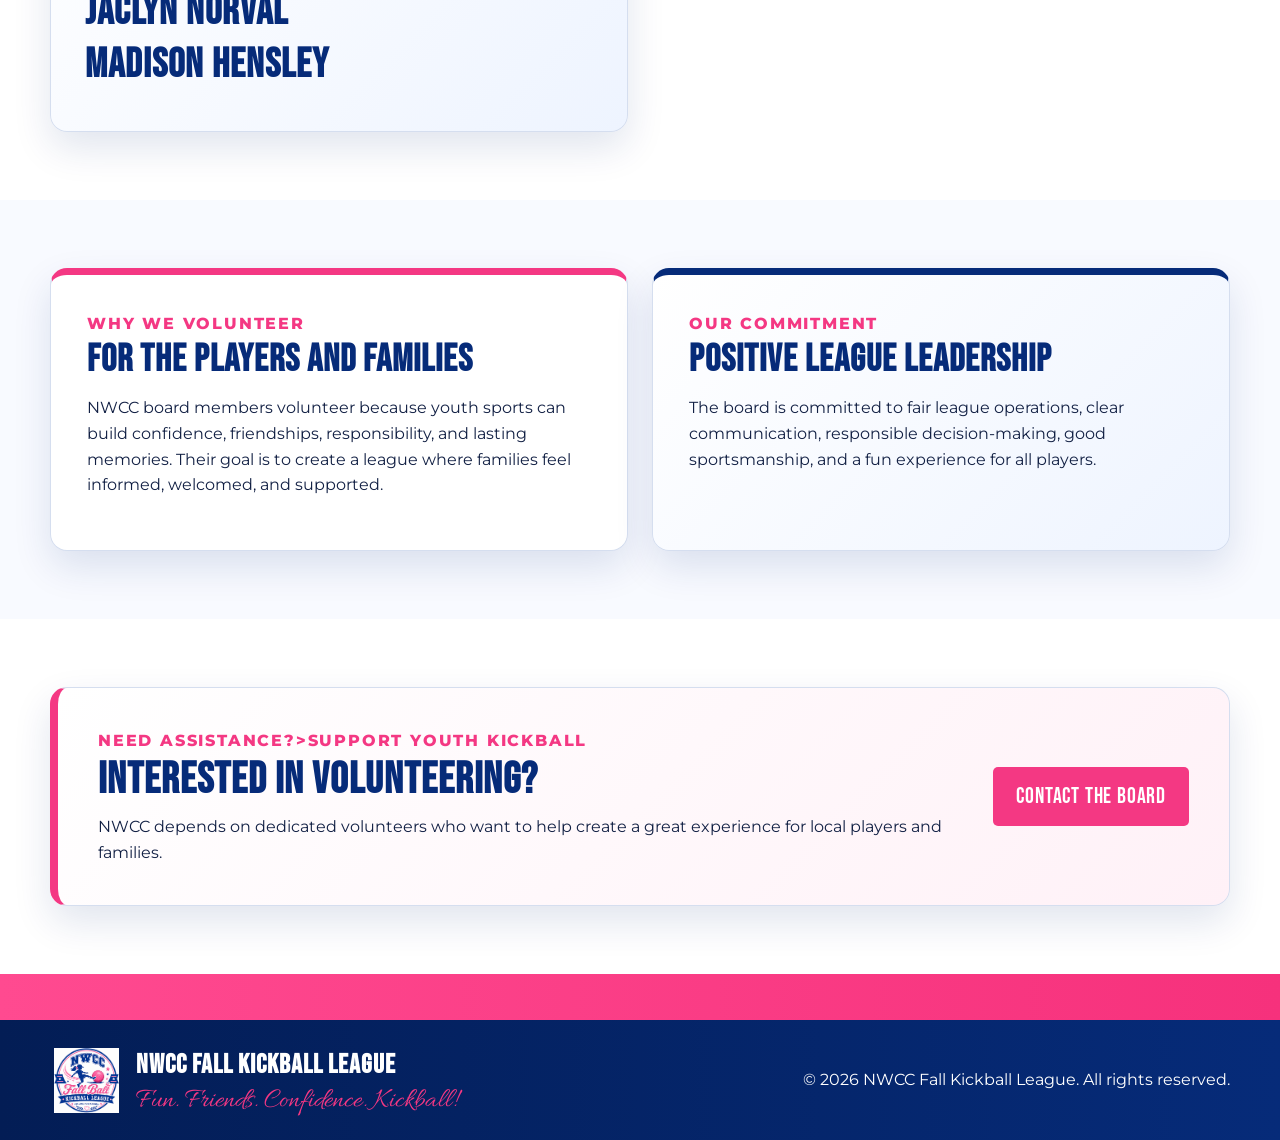
<file: contact.html>
<!DOCTYPE html>
<html lang="en">
<head>
  <meta charset="UTF-8">
  <meta name="viewport" content="width=device-width, initial-scale=1.0">
  <meta name="description" content="Meet the NWCC Fall Kickball League board and learn how to contact the league.">
  <title>Meet the Board | NWCC Fall Kickball League</title>

  <link rel="preconnect" href="https://fonts.googleapis.com">
  <link rel="preconnect" href="https://fonts.gstatic.com" crossorigin>
  <link href="https://fonts.googleapis.com/css2?family=Allura&family=Bebas+Neue&family=Montserrat:wght@400;600;700;800&display=swap" rel="stylesheet">

  <link rel="stylesheet" href="styles.css">
</head>
<body class="board-page">
<header class="site-header">
  <div class="container nav-wrap">
    <button class="menu-toggle" aria-label="Open navigation" aria-expanded="false">☰</button>

    <nav class="main-nav" aria-label="Main navigation">
      <a href="index.html">Home</a>
      <a href="about.html">About</a>
      <a href="rules.html">Rules</a>
      <a href="faq.html">FAQs</a>
      <a href="forms.html">Forms</a>
      <a class="active" href="contact.html">Board</a>
      <a href="https://nwcc.leagueapps.com/leagues/kickball/5077319-2026-nwcc-fall-kickball" target="_blank" rel="noopener">REgister Now!!</a>
    </nav>

    <a class="facebook-link" href="https://www.facebook.com/nwccfallkickball" target="_blank" rel="noopener">
      <span class="facebook-icon">f</span>
      <span class="facebook-text">Follow us on Facebook</span>
    </a>
  </div>
</header>

<main>
  <section class="inner-hero board-hero">
    <div class="container inner-hero-grid">
      <img src="assets/nwcc-logo.png" alt="NWCC Fall Kickball League logo">

      <div>
        <p class="inner-eyebrow">League Leadership</p>
        <h1>Meet the Board</h1>
        <div class="inner-script">Serving players, families, and our community! <span>♡</span></div>
        <p>
          Our volunteer board works together to create a fun, safe, organized, and positive fall kickball experience for every NWCC family.
        </p>
      </div>
    </div>
  </section>

  <section class="inner-section board-intro-section">
    <div class="container">
      <div class="center-heading">
        <p class="card-kicker">Leadership Team</p>
        <h2>Dedicated to the NWCC Family</h2>
        <p class="board-intro-copy">
          Each board member brings time, experience, and care to the league.
          Together, they support registration, communication, scheduling,
          league operations, and the overall player experience.
        </p>
      </div>

      <div class="board-grid">
        <article class="board-card">
          <div class="board-role">President</div>
          <h2>CJ Villarreal</h2>
        </article>

        <article class="board-card">
          <div class="board-role">Vice President</div>
          <h2>Michelle Crimmins</h2>
        </article>

        <article class="board-card">
          <div class="board-role">Secretary</div>
          <h2>Dixie Villarreal</h2> 
        </article>

        <article class="board-card">
          <div class="board-role">Registrar</div>
          <h2>Holly Houghton</h2>
        </article>
        
        <article class="board-card">
          <div class="board-role">Coach Coordinator</div>
          <h2>Juliet Thrush</h2>
        </article>

         <article class="board-card">
          <div class="board-role">Field / Umpires</div>
          <h2>Albert Sanchez</h2>
          <h2>Don Flores</h2>
        </article>

        <article class="board-card">
          <div class="board-role">Concession Coordinators</div>
          <h2>Janis Hensley</h2>
          <h2>Candy Crider</h2>
          <h2>Jaclyn Norval</h2>
          <h2>Madison Hensley</h2>
        </article>
      </div>
    </div>
  </section>

  <section class="inner-section soft-section">
    <div class="container why-volunteer-grid">
      <article class="feature-card">
        <p class="card-kicker">Why We Volunteer</p>
        <h2>For the Players and Families</h2>
        <p>
          NWCC board members volunteer because youth sports can build confidence,
          friendships, responsibility, and lasting memories. Their goal is to
          create a league where families feel informed, welcomed, and supported.
        </p>
      </article>

      <article class="feature-card accent-card">
        <p class="card-kicker">Our Commitment</p>
        <h2>Positive League Leadership</h2>
        <p>
          The board is committed to fair league operations, clear communication,
          responsible decision-making, good sportsmanship, and a fun experience
          for all players.
        </p>
      </article>
    </div>
  </section>

  <section class="inner-section board-help-section">
    <div class="container board-help-card">
      <div>
        <p class="card-kicker">Need Assistance?>Support Youth Kickball</p>
        <h2>Interested in Volunteering?</h2>
        <span>
          NWCC depends on dedicated volunteers who want to help create a great
          experience for local players and families.
        </span>
      </div>

      <a class="button button-pink" href="https://www.facebook.com/nwccfallkickball" target="_blank" rel="noopener">
        Contact the Board
      </a>
    </div>
  </section>
  <section class="newsletter">
    <div class="container newsletter-grid">
      <div>
        <strong></strong>
     
      </div>

      
    </div>
  </section>
  
</main>

<footer>
  <div class="container footer-grid">
    <div class="footer-brand">
      <img src="assets/nwcc-logo.png" alt="">
      <div>
        <strong>NWCC Fall Kickball League</strong>
        <span>Fun. Friends. Confidence. Kickball!</span>
      </div>
    </div>

    <p>© <span id="year"></span> NWCC Fall Kickball League. All rights reserved.</p>
  </div>
</footer>

<script src="script.js"></script>
</body>
</html>
</file>
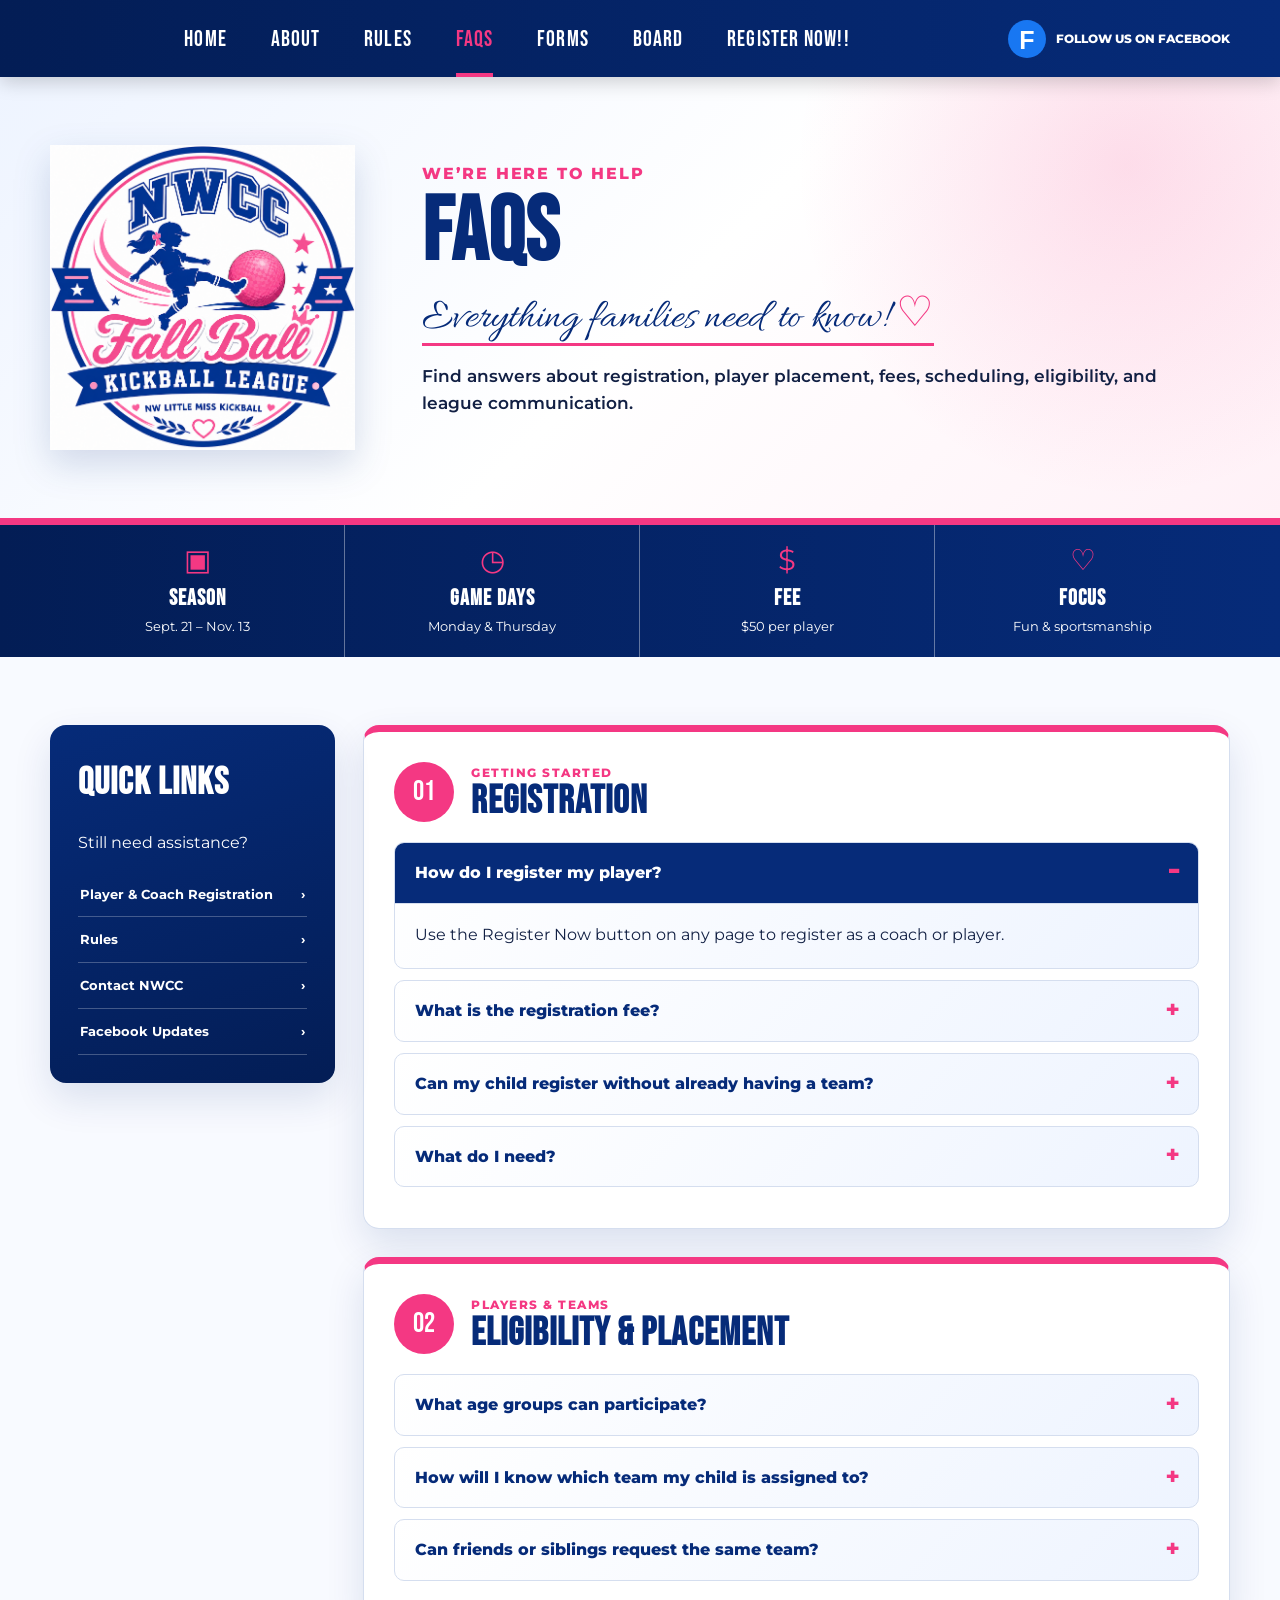
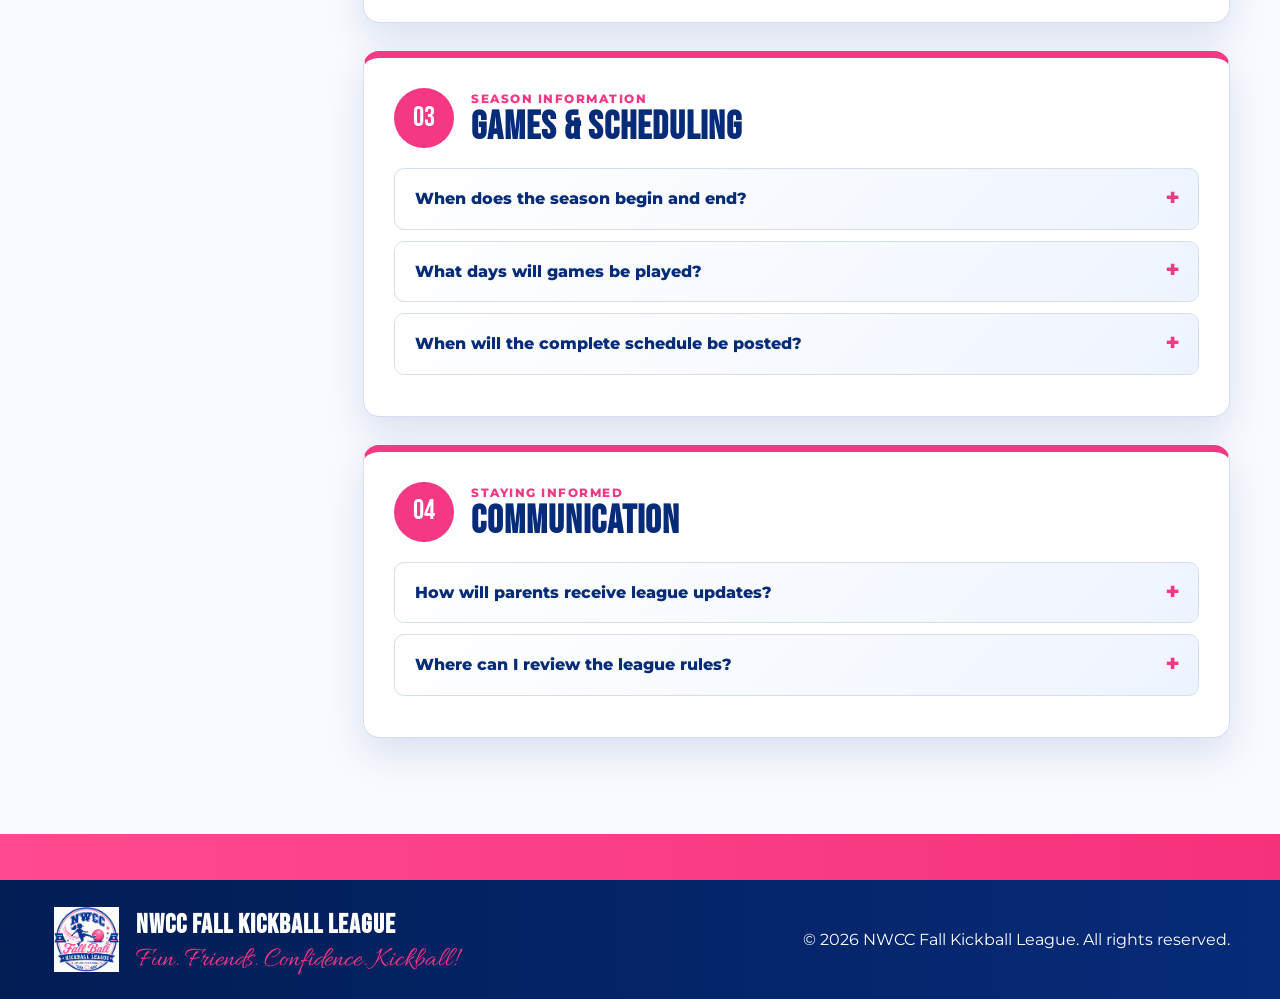
<file: faq.html>
<!DOCTYPE html>
<html lang="en">
<head>
  <meta charset="UTF-8">
  <meta name="viewport" content="width=device-width, initial-scale=1.0">
  <meta name="description" content="Answers to common questions about NWCC Fall Kickball registration, teams, schedules, and policies.">
  <title>FAQs | NWCC Fall Kickball League</title>
  <link rel="preconnect" href="https://fonts.googleapis.com">
  <link rel="preconnect" href="https://fonts.gstatic.com" crossorigin>
  <link href="https://fonts.googleapis.com/css2?family=Allura&family=Bebas+Neue&family=Montserrat:wght@400;600;700;800&display=swap" rel="stylesheet">
  <link rel="stylesheet" href="styles.css">
</head>
<body class="faq-page">
<header class="site-header">
  <div class="container nav-wrap">
    <button class="menu-toggle" aria-label="Open navigation" aria-expanded="false">☰</button>
    <nav class="main-nav" aria-label="Main navigation">
      <a href="index.html">Home</a>
      <a href="about.html">About</a>
      <a href="rules.html">Rules</a>
      <a class="active" href="faq.html">FAQs</a>
      <a href="forms.html">Forms</a>
      <a href="contact.html">Board</a>
      <a href="https://nwcc.leagueapps.com/leagues/kickball/5077319-2026-nwcc-fall-kickball" target="_blank" rel="noopener">REgister Now!!</a>
    </nav>
    <a class="facebook-link" href="https://www.facebook.com/nwccfallkickball" target="_blank" rel="noopener">
      <span class="facebook-icon">f</span>
      <span class="facebook-text">Follow us on Facebook</span>
    </a>
  </div>
</header>
<main>

<section class="inner-hero faq-hero-new">
  <div class="container inner-hero-grid">
    <img src="assets/nwcc-logo.png" alt="NWCC Fall Kickball League logo">
    <div>
      <p class="inner-eyebrow">We’re Here to Help</p>
      <h1>FAQs</h1>
      <div class="inner-script">Everything families need to know! <span>♡</span></div>
      <p>Find answers about registration, player placement, fees, scheduling, eligibility, and league communication.</p>
    </div>
  </div>
</section>

<section class="faq-stat-band">
  <div class="container faq-stat-grid">
    <div><span>▣</span><strong>Season</strong><small>Sept. 21 – Nov. 13</small></div>
    <div><span>◷</span><strong>Game Days</strong><small>Monday &amp; Thursday</small></div>
    <div><span>$</span><strong>Fee</strong><small>$50 per player</small></div>
    <div><span>♡</span><strong>Focus</strong><small>Fun &amp; sportsmanship</small></div>
  </div>
</section>

<section class="inner-section soft-section">
  <div class="container faq-layout-new">
    <aside class="inner-sidebar">
      <h2>Quick Links</h2>
      <p>Still need assistance?</p>
      <a href="https://nwcc.leagueapps.com/leagues/kickball/5077319-2026-nwcc-fall-kickball" target="_blank" rel="noopener">Player & Coach Registration <span>›</span></a>
      <a href="rules.html">Rules<span>›</span></a>
      <a href="contact.html">Contact NWCC <span>›</span></a>
      <a href="https://www.facebook.com/nwccfallkickball" target="_blank" rel="noopener">Facebook Updates <span>›</span></a>
    </aside>

    <div>
      <section class="faq-group-new">
        <div class="faq-group-heading"><span>01</span><div><p>Getting Started</p><h2>Registration</h2></div></div>
        <details open><summary>How do I register my player?</summary><p>Use the Register Now button on any page to register as a coach or player.</p></details>
        <details><summary>What is the registration fee?</summary><p>The registration fee is $50 per player.</p></details>
        <details><summary>Can my child register without already having a team?</summary><p>Yes. Players may register individually. NWCC will work to place them based on eligibility, available coaches, and open roster space.</p></details>
        <details><summary>What do I need?</summary><p>Please have a copy of your birth certificate to upload. You only have to upload it once and it will follow your player for as long as she plays kickball.</p></details>
      </section>

      <section class="faq-group-new">
        <div class="faq-group-heading"><span>02</span><div><p>Players &amp; Teams</p><h2>Eligibility &amp; Placement</h2></div></div>
        <details><summary>What age groups can participate?</summary><p>NWCC is offering Rookies through Teenage divisions (ages 3-18). Register for the division your player would be playing in Spring 2027. If you have any questions, you can use this age matrix to determine your player's age division. <a href="https://nwcclmk.com/age-divisions-%2F-matrix" target="_blank" rel="noopener">Spring 2027 Age Matrix <span>›</span></a></p></details>
        <details><summary>How will I know which team my child is assigned to?</summary><p>NWCC will contact the parent or guardian after coaches, rosters, and assignments are finalized.</p></details>
        <details><summary>Can friends or siblings request the same team?</summary><p>Families may submit a request, but placement cannot be guaranteed because roster balance and available space must be considered. However, We will do our best to accomodate all requests.</p></details>
      </section>

      <section class="faq-group-new">
        <div class="faq-group-heading"><span>03</span><div><p>Season Information</p><h2>Games &amp; Scheduling</h2></div></div>
        <details><summary>When does the season begin and end?</summary><p>The planned season dates are September 21 through November 13.</p></details>
        <details><summary>What days will games be played?</summary><p>Games are planned for Mondays and Thursdays.</p></details>
        <details><summary>When will the complete schedule be posted?</summary><p>The schedule will be posted after registration closes, coaches are confirmed, and rosters are finalized.</p></details>
     
      </section>

      <section class="faq-group-new">
        <div class="faq-group-heading"><span>04</span><div><p>Staying Informed</p><h2>Communication</h2></div></div>
        <details><summary>How will parents receive league updates?</summary><p>Updates will be sent by email through our registration portal on Facebook and through the coaches.</p></details>
        <details><summary>Where can I review the league rules?</summary><p>Use the Rules page in the navigation menu.</p></details>
    
      </section>
    </div>
  </div>
</section>
  <section class="newsletter">
    <div class="container newsletter-grid">
      <div>
        <strong></strong>
     
      </div>

      
    </div>
  </section>
</main>
<footer>
  <div class="container footer-grid">
    <div class="footer-brand">
      <img src="assets/nwcc-logo.png" alt="">
      <div>
        <strong>NWCC Fall Kickball League</strong>
        <span>Fun. Friends. Confidence. Kickball!</span>
      </div>
    </div>
    <p>© <span id="year"></span> NWCC Fall Kickball League. All rights reserved.</p>
  </div>
</footer>
<script src="script.js"></script>
</body>
</html>
</file>
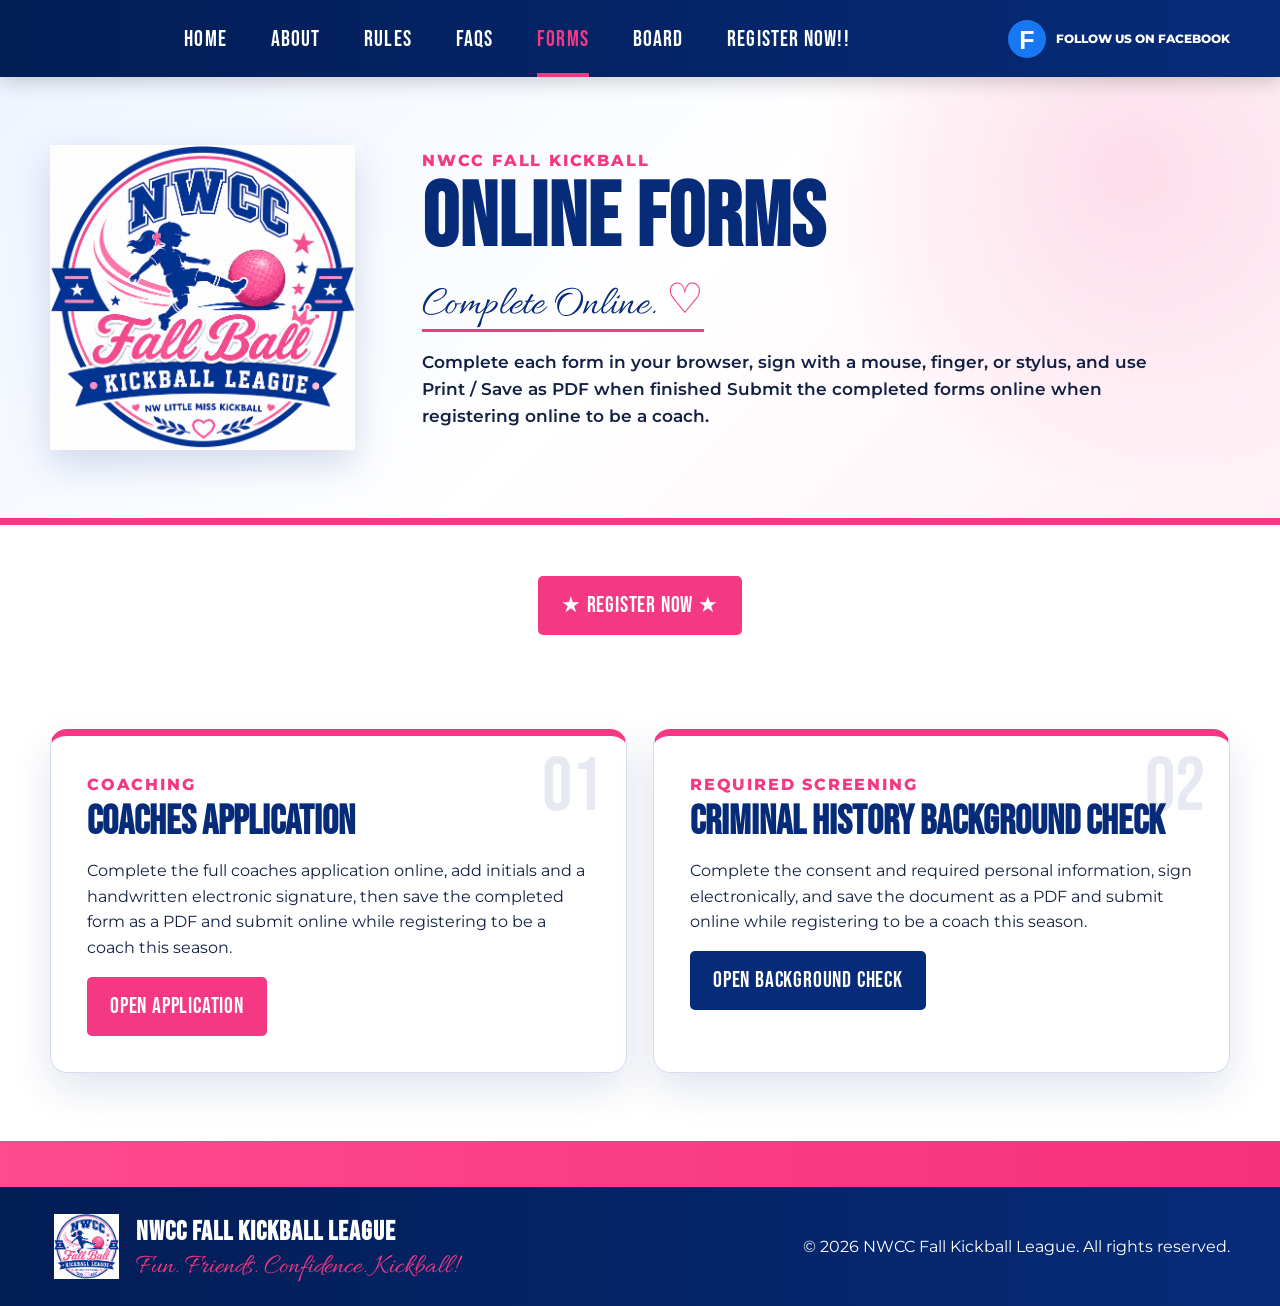
<file: forms.html>
<!DOCTYPE html><html lang="en"><head><meta charset="UTF-8"><meta name="viewport" content="width=device-width, initial-scale=1.0"><meta name="description" content="NWCC Fall Kickball online coach and background check forms."><title>Forms | NWCC Fall Kickball League</title><link rel="preconnect" href="https://fonts.googleapis.com">
  <link rel="preconnect" href="https://fonts.gstatic.com" crossorigin>
  <link href="https://fonts.googleapis.com/css2?family=Allura&family=Bebas+Neue&family=Montserrat:wght@400;600;700;800&display=swap" rel="stylesheet">
  <link rel="stylesheet" href="styles.css"></head><body class="forms-page"><header class="site-header">
  <div class="container nav-wrap">
    <button class="menu-toggle" aria-label="Open navigation" aria-expanded="false">☰</button>
    <nav class="main-nav" aria-label="Main navigation">
      <a href="index.html">Home</a>
      <a href="about.html">About</a>
      <a href="rules.html">Rules</a>
      <a href="faq.html">FAQs</a>
      <a class="active" href="forms.html">Forms</a>
      <a href="contact.html">Board</a>
      <a href="https://nwcc.leagueapps.com/leagues/kickball/5077319-2026-nwcc-fall-kickball" target="_blank" rel="noopener">REgister Now!!</a>
    </nav>
    <a class="facebook-link" href="https://www.facebook.com/nwccfallkickball" target="_blank" rel="noopener">
      <span class="facebook-icon">f</span><span class="facebook-text">Follow us on Facebook</span>
    </a>
  </div>
</header><main><section class="inner-hero form-hero">
<div class="container inner-hero-grid"><img src="assets/nwcc-logo.png" alt="NWCC Fall Kickball League logo"><div><p class="inner-eyebrow">NWCC Fall Kickball</p><h1>Online Forms</h1><div class="inner-script">Complete Online. <span>♡</span></div><p>Complete each form in your browser, sign with a mouse, finger, or stylus, and use Print / Save as PDF when finished Submit the completed forms online when registering online to be a coach.</p></div></div></section>
</br>
<div class="hero-actions">
          <a class="button button-pink" href="https://nwcc.leagueapps.com/leagues/kickball/5077319-2026-nwcc-fall-kickball" target="_blank" rel="noopener">★ Register Now ★</a></div></section></br>
 <section class="inner-section"> 
<div class="container forms-card-grid"><article class="form-choice-card"><span>01</span><p class="card-kicker">Coaching</p><h2>Coaches Application</h2><p>Complete the full coaches application online, add initials and a handwritten electronic signature, then save the completed form as a PDF and submit online while registering to be a coach this season.</p><a class="button button-pink" href="coaches-application.html">Open Application</a></article><article class="form-choice-card"><span>02</span><p class="card-kicker">Required Screening</p><h2>Criminal History Background Check</h2><p>Complete the consent and required personal information, sign electronically, and save the document as a PDF and submit online while registering to be a coach this season.</p><a class="button button-blue" href="background-check.html">Open Background Check</a></article></div></section><section class="newsletter"><div class="container newsletter-grid"><div><strong></strong></div></div></section>
</main>
<footer><div class="container footer-grid"><div class="footer-brand"><img src="assets/nwcc-logo.png" alt=""><div><strong>NWCC Fall Kickball League</strong><span>Fun. Friends. Confidence. Kickball!</span></div></div><p>© <span id="year"></span> NWCC Fall Kickball League. All rights reserved.</p></div></footer>
<script src="script.js"></script></body></html>
</file>
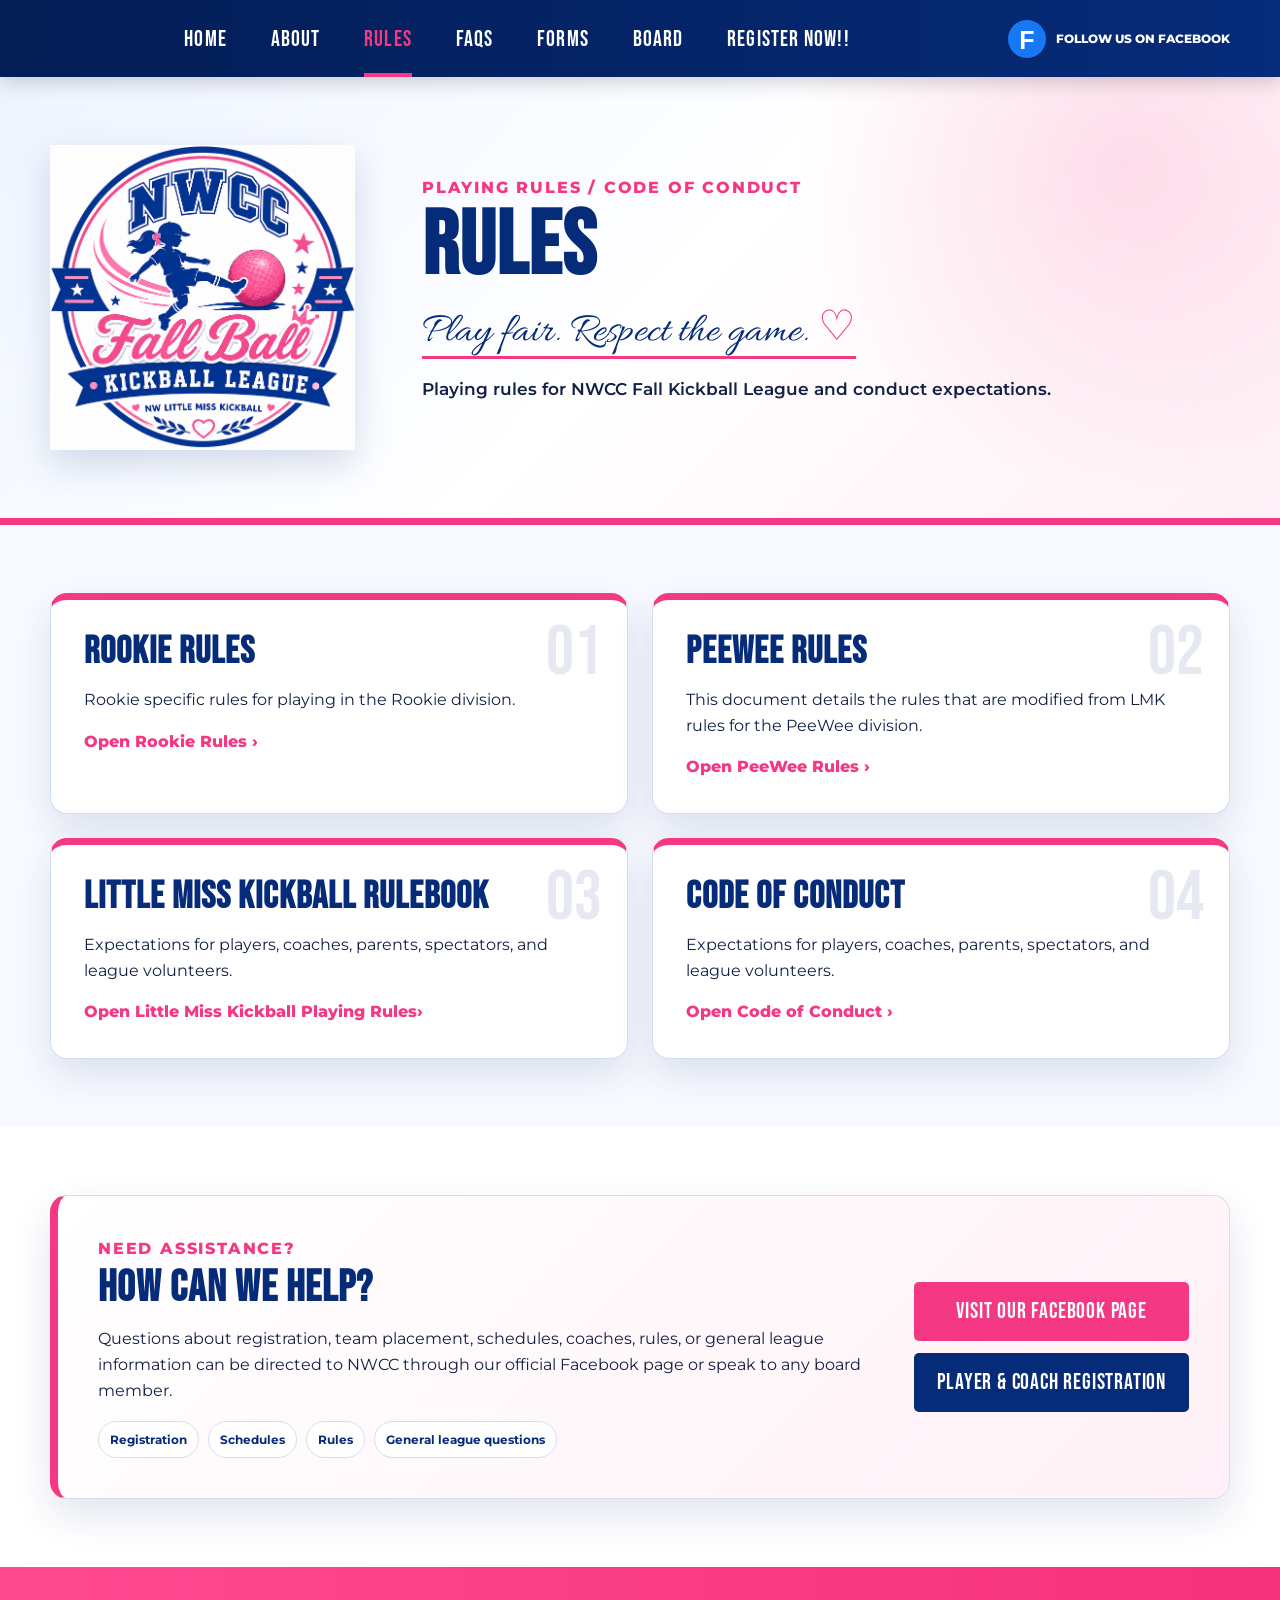
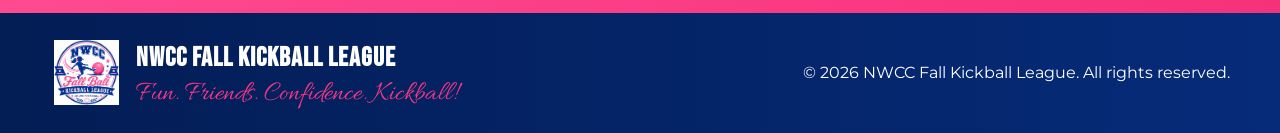
<file: rules.html>
<!DOCTYPE html>
<html lang="en">
<head>
  <meta charset="UTF-8">
  <meta name="viewport" content="width=device-width, initial-scale=1.0">
  <meta name="description" content="NWCC Fall Kickball League rules, and conduct standards.">
  <title>Rules | NWCC Fall Kickball League</title>
  <link rel="preconnect" href="https://fonts.googleapis.com">
  <link rel="preconnect" href="https://fonts.gstatic.com" crossorigin>
  <link href="https://fonts.googleapis.com/css2?family=Allura&family=Bebas+Neue&family=Montserrat:wght@400;600;700;800&display=swap" rel="stylesheet">
  <link rel="stylesheet" href="styles.css">
</head>
<body class="rules-page">
<header class="site-header">
  <div class="container nav-wrap">
    <button class="menu-toggle" aria-label="Open navigation" aria-expanded="false">☰</button>
    <nav class="main-nav" aria-label="Main navigation">
      <a href="index.html">Home</a>
      <a href="about.html">About</a>
      <a class="active" href="rules.html">Rules</a>
      <a href="faq.html">FAQs</a>
      <a href="forms.html">Forms</a>
      <a href="contact.html">Board</a>
      <a href="https://nwcc.leagueapps.com/leagues/kickball/5077319-2026-nwcc-fall-kickball" target="_blank" rel="noopener">REgister Now!!</a>
    </nav>
    <a class="facebook-link" href="https://www.facebook.com/nwccfallkickball" target="_blank" rel="noopener">
      <span class="facebook-icon">f</span>
      <span class="facebook-text">Follow us on Facebook</span>
    </a>
  </div>
</header>
<main>

<section class="inner-hero rules-hero">
  <div class="container inner-hero-grid">
    <img src="assets/nwcc-logo.png" alt="NWCC Fall Kickball League logo">
    <div>
      <p class="inner-eyebrow">Playing Rules / Code of Conduct</p>
      <h1>Rules</h1>
      <div class="inner-script">Play fair. Respect the game. <span>♡</span></div>
      <p>Playing rules for NWCC Fall Kickball League and conduct expectations.</p>
    </div>
  </div>
</section>

<section class="inner-section soft-section">
  <div class="container rules-grid">
    <article class="document-card"><span>01</span><h2>Rookie Rules</h2><p>Rookie specific rules for playing in the Rookie division.</p><a href="RookieRules_Fall.pdf" target="_blank" rel="noopener">Open Rookie Rules ›</a></article>
    <article class="document-card"><span>02</span><h2>PeeWee Rules</h2><p>This document details the rules that are modified from LMK rules for the PeeWee division.</p><a href="PeeWee Specific Rules Fall.pdf" target="_blank" rel="noopener">Open PeeWee Rules ›</a></article>
    <article class="document-card"><span>03</span><h2>Little Miss Kickball Rulebook</h2><p>Expectations for players, coaches, parents, spectators, and league volunteers.</p><a href="https://www.htosports.com/teams/default.asp?u=LMKII&s=htosports&p=custom&pagename=LMKII+Rulebook" target="_blank" rel="noopener">Open Little Miss Kickball Playing Rules›</a></article>
    <article class="document-card"><span>04</span><h2>Code of Conduct</h2><p>Expectations for players, coaches, parents, spectators, and league volunteers.</p><a href="NWCC_Fall_Code_of_Conduct.pdf" target="_blank" rel="noopener">Open Code of Conduct ›</a></article>
  </div>
</section>
<!--
<section class="inner-section">
  <div class="container split-info-grid">
    <article class="feature-card">
      <p class="card-kicker">Important</p>
      <h2>Document Links</h2>
      <p>The links above are clearly marked placeholders. Replace each placeholder in <code>rules.html</code> with the final PDF or Google Drive share link before publishing the documents.</p>
    </article>
    <article class="feature-card accent-card">
      <p class="card-kicker">Need Clarification?</p>
      <h2>Contact the League</h2>
      <p>Questions about how a rule applies should be directed to NWCC through the Contact page.</p>
      <a class="button button-blue" href="contact.html">Contact NWCC</a>
    </article>
  </div>
</section>
-->
    <section class="inner-section board-help-section">
    <div class="container board-help-card">
      <div>
        <p class="card-kicker">Need Assistance?</p>
        <h2>How Can We Help?</h2>
        <p>
          Questions about registration, team placement, schedules, coaches,
          rules, or general league information can be directed to NWCC through
          our official Facebook page or speak to any board member.
        </p>

        <div class="help-topic-list">
          <span>Registration</span>
          <span>Schedules</span>
          <span>Rules</span>
          <span>General league questions</span>
        </div>
      </div>

      <div class="board-help-actions">
        <a class="button button-pink" href="https://www.facebook.com/nwccfallkickball" target="_blank" rel="noopener">
          Visit Our Facebook Page
        </a>
        <a class="button button-blue" href="https://nwcc.leagueapps.com/leagues/kickball/5077319-2026-nwcc-fall-kickball" target="_blank" rel="noopener">
          Player & Coach Registration
        </a>
      </div>
    </div>
  </section>
  <section class="newsletter">
    <div class="container newsletter-grid">
      <div>
        <strong></strong>
      </div>
    </div>
  </section>
</main>
<footer>
  <div class="container footer-grid">
    <div class="footer-brand">
      <img src="assets/nwcc-logo.png" alt="">
      <div>
        <strong>NWCC Fall Kickball League</strong>
        <span>Fun. Friends. Confidence. Kickball!</span>
      </div>
    </div>
    <p>© <span id="year"></span> NWCC Fall Kickball League. All rights reserved.</p>
  </div>
</footer>
<script src="script.js"></script>
</body>
</html>
</file>
<file: styles.css>
:root{
  --navy:#062b79;
  --navy-dark:#031d55;
  --pink:#f43883;
  --pink-soft:#fff1f7;
  --blue-soft:#eef4ff;
  --ink:#122044;
  --white:#fff;
  --border:#d5deef;
  --shadow:0 16px 38px rgba(5,42,117,.12)
}

*{box-sizing:border-box}
html{scroll-behavior:smooth}
body{
  margin:0;
  font-family:"Montserrat",Arial,sans-serif;
  color:var(--ink);
  background:#fff;
  line-height:1.6
}
img{max-width:100%}
a{color:inherit}
.container{width:min(1180px,calc(100% - 36px));margin:0 auto}
.sr-only{position:absolute;width:1px;height:1px;overflow:hidden;clip:rect(0,0,0,0)}

.site-header{
  position:sticky;
  top:0;
  z-index:100;
  background:linear-gradient(90deg,var(--navy-dark),var(--navy));
  box-shadow:0 5px 18px rgba(0,0,0,.18)
}
.nav-wrap{min-height:72px;display:flex;align-items:center;gap:24px}
.main-nav{display:flex;align-items:center;justify-content:center;gap:44px;flex:1}
.main-nav a{
  color:white;
  text-decoration:none;
  text-transform:uppercase;
  font-family:"Bebas Neue",sans-serif;
  letter-spacing:1.1px;
  font-size:22px;
  padding:22px 0 16px;
  border-bottom:4px solid transparent
}
.main-nav a:hover,.main-nav a.active{color:var(--pink);border-color:var(--pink)}
.facebook-link{
  display:flex;
  align-items:center;
  gap:10px;
  color:white;
  text-decoration:none;
  font-weight:800;
  font-size:12px;
  text-transform:uppercase
}
.facebook-icon{
  width:38px;
  height:38px;
  border-radius:50%;
  display:grid;
  place-items:center;
  background:#1877f2;
  color:white;
  font-size:25px;
  font-family:Arial,sans-serif
}
.menu-toggle{display:none;border:0;background:transparent;color:white;font-size:29px}

.hero{
  overflow:hidden;
  background:
    linear-gradient(90deg,rgba(255,255,255,.99) 0%,rgba(255,255,255,.96) 49%,rgba(255,255,255,.15) 77%),
    linear-gradient(135deg,#fff,var(--blue-soft))
}
.hero-grid{
  min-height:350px;
  display:grid;
  grid-template-columns:23% 40% 37%;
  align-items:center
}
.hero-logo img{
  width:325px;
  filter:drop-shadow(0 10px 12px rgba(6,43,121,.13))
}
.hero-copy{    
    padding:32px;
    position:relative;
    z-index:2;
    display:flex;
    flex-direction:column;
    justify-content:center;
    align-items:center;
    text-align:center;}
.hero h1{
  margin:0;
  line-height:.88;
  font-family:"Bebas Neue",sans-serif;
  text-transform:uppercase;
  letter-spacing:1px
}
.hero h1 span,.hero h1 strong{
  display:block;
  font-size:clamp(64px,6.4vw,96px)
}
.hero h1 span{color:var(--navy)}
.hero h1 strong{color:var(--pink)}
.family-line{
    display:flex;
    justify-content:center;
    align-items:center;
    gap:10px;
    margin:17px auto 10px;
    border-bottom:3px solid var(--pink);
    width:fit-content;
    padding-bottom:1px;
    text-align:center;
}
.family-line p{
    margin:0;
    color:var(--navy);
    font-family:"Allura", cursive;
    font-size:38px;
    line-height:1;
    text-align:center;
    white-space:nowrap;
}
.family-line span{
    color:var(--pink);
    font-size:38px;
    line-height:1;
    white-space:nowrap;
}
.hero-text{    
    max-width:560px;
    margin:0 auto;
    font-weight:600;
    text-align:center;
}
.hero-actions{
    display:flex;
    justify-content:center;
    align-items:center;
    gap:14px;
    flex-wrap:wrap;
    margin-top:25px;
    width:100%;
    text-align:center;  
}
.hero-photo{

  min-height:350px;
  background:url("assets/hero-yellow-kickball.jpg") center/cover no-repeat;
  clip-path:polygon(13% 0,100% 0,100% 100%,0 100%)
}

.button{
  display:inline-block;
  text-decoration:none;
  text-transform:uppercase;
  font-family:"Bebas Neue",sans-serif;
  letter-spacing:.8px;
  font-size:22px;
  border-radius:5px;
  padding:12px 23px;
  transition:.2s ease
}
.button:hover{transform:translateY(-2px);box-shadow:0 8px 20px rgba(6,43,121,.18)}
.button-pink{background:var(--pink);color:white}
.button-blue{background:var(--navy);color:white}
.button-outline{border:2px solid var(--pink);color:var(--pink);background:white}

.facts{background:linear-gradient(90deg,var(--navy-dark),var(--navy));color:white}
.fact-grid{display:grid;grid-template-columns:repeat(6,1fr)}
.fact{
  min-height:150px;
  display:grid;
  place-content:center;
  text-align:center;
  padding:17px;
  border-right:1px solid rgba(255,255,255,.45)
}
.fact:last-child{border-right:0}
.fact-icon{color:var(--pink);font-size:35px;line-height:1;margin-bottom:10px}
.fact strong{
  text-transform:uppercase;
  font-family:"Bebas Neue",sans-serif;
  font-size:22px;
  letter-spacing:.9px
}
.fact small{margin-top:3px;font-size:13px}

.section{padding:65px 0}
.section h2{
  color:var(--navy);
  font-family:"Bebas Neue",sans-serif;
  text-transform:uppercase;
  letter-spacing:1px
}
.home-cards{background:white}
.two-card-grid{
  display:grid;
  grid-template-columns:.9fr 1.5fr;
  gap:22px
}
.quick-links,.team-card{
  min-height:330px;
  border:1px solid var(--border);
  border-radius:16px;
  box-shadow:var(--shadow);
  overflow:hidden
}
.quick-links{padding:30px;background:white}
.quick-links h2{
  text-align:center;
  margin:0 0 12px;
  font-size:40px;
  border-bottom:2px solid var(--pink);
  padding-bottom:8px
}
.quick-links a{
  display:flex;
  justify-content:space-between;
  padding:12px 4px;
  color:var(--navy);
  text-decoration:none;
  border-bottom:1px solid var(--border);
  font-size:14px;
  font-weight:700
}
.quick-links a:hover{color:var(--pink)}
.team-card{
  position:relative;
  background:url("assets/team_huddle2.png") center no-repeat
}
.team-message{
  position:absolute;
  inset:auto 0 0;
  text-align:center;
  padding:20px;
  color:white;
  background:linear-gradient(transparent,rgba(3,29,85,.94))
}
.team-message strong{
  display:block;
  font-family:"Bebas Neue",sans-serif;
  text-transform:uppercase;
  font-size:34px;
  letter-spacing:1px
}
.team-message span{
  display:block;
  color:var(--pink);
  font-family:"Allura",cursive;
  font-size:44px;
  line-height:1
}

.newsletter{
  background:linear-gradient(90deg,#ff4a90,#f6317c);
  color:white;
  padding:23px 0
}
.newsletter-grid{
  display:grid;
  grid-template-columns:1fr 1fr;
  align-items:center;
  gap:25px
}
.newsletter strong{
  display:block;
  font-family:"Bebas Neue",sans-serif;
  font-size:38px;
  letter-spacing:1px;
  text-transform:uppercase;
  line-height:1
}
.newsletter span{font-size:13px}
.newsletter form{display:flex}
.newsletter input{
  flex:1;
  min-width:0;
  border:0;
  padding:15px;
  font-family:inherit;
  border-radius:5px 0 0 5px
}
.newsletter button{
  border:0;
  background:var(--navy);
  color:white;
  font-family:"Bebas Neue",sans-serif;
  letter-spacing:.8px;
  font-size:20px;
  padding:0 25px;
  border-radius:0 5px 5px 0;
  cursor:pointer
}

footer{
  background:linear-gradient(90deg,var(--navy-dark),var(--navy));
  color:white;
  padding:24px 0
}
.footer-grid{display:flex;justify-content:space-between;align-items:center;gap:30px}
.footer-brand{display:flex;align-items:center;gap:14px}
.footer-brand img{width:72px;height:65px;object-fit:contain}
.footer-brand strong{
  display:block;
  text-transform:uppercase;
  font-family:"Bebas Neue",sans-serif;
  letter-spacing:1px;
  font-size:27px
}
.footer-brand span{
  display:block;
  color:var(--pink);
  font-family:"Allura",cursive;
  font-size:28px;
  line-height:1
}

.page-hero{
  background:linear-gradient(135deg,var(--blue-soft),var(--pink-soft));
  padding:75px 0
}
.page-hero-grid{display:grid;grid-template-columns:220px 1fr;gap:40px;align-items:center}
.page-hero img{width:210px}
.page-hero h1{
  margin:0;
  color:var(--navy);
  font-family:"Bebas Neue",sans-serif;
  text-transform:uppercase;
  font-size:clamp(54px,7vw,84px);
  letter-spacing:1px
}
.page-hero p{font-size:18px;max-width:760px}
.page-content{padding:70px 0}
.placeholder-card{
  background:white;
  border:1px solid var(--border);
  border-top:7px solid var(--pink);
  border-radius:16px;
  padding:38px;
  box-shadow:var(--shadow)
}
.placeholder-card h2{
  color:var(--navy);
  font-family:"Bebas Neue",sans-serif;
  text-transform:uppercase;
  font-size:40px
}

@media(max-width:1020px){
  .facebook-text{display:none}
  .main-nav{gap:22px}
  .menu-toggle{display:block;margin-right:auto}
  .main-nav{
    display:none;
    position:absolute;
    top:72px;
    left:0;
    right:0;
    padding:18px;
    background:var(--navy-dark);
    flex-direction:column;
    align-items:stretch;
    gap:0
  }
  .main-nav.open{display:flex}
  .main-nav a{padding:12px;border-bottom:1px solid rgba(255,255,255,.15)}
  .hero-grid{grid-template-columns:36% 64%}
  .hero-photo{grid-column:1/-1;min-height:360px;clip-path:none}
  .fact-grid{grid-template-columns:repeat(3,1fr)}
  .two-card-grid{grid-template-columns:1fr}
  .team-card{min-height:390px}
}

@media(max-width:680px){
  .hero-grid{display:block;text-align:center;padding-top:26px}
  .hero-logo img{width:255px}
  .hero-copy{padding:12px 10px 35px}
  .hero h1 span,.hero h1 strong{font-size:64px}
  .family-line{margin-left:auto;margin-right:auto}
  .family-line p{font-size:34px}
  .hero-actions{justify-content:center}
  .hero-photo{min-height:305px}
  .fact-grid{grid-template-columns:repeat(2,1fr)}
  .fact{min-height:132px}
  .newsletter-grid{grid-template-columns:1fr;text-align:center}
  .newsletter form{width:100%;max-width:480px;margin:auto}
  .footer-grid{flex-direction:column;text-align:center}
  .page-hero-grid{grid-template-columns:1fr;text-align:center}
  .page-hero img{margin:auto}
}



/* =========================================================
   INNER PAGES — scoped styles appended to preserve index layout
   ========================================================= */
.inner-hero{padding:68px 0;background:radial-gradient(circle at 88% 20%,rgba(244,56,131,.15),transparent 28%),linear-gradient(135deg,var(--blue-soft),#fff 52%,var(--pink-soft));border-bottom:7px solid var(--pink)}
.inner-hero-grid{display:grid;grid-template-columns:320px 1fr;gap:52px;align-items:center}
.inner-hero-grid>img{width:305px;filter:drop-shadow(0 14px 18px rgba(6,43,121,.16))}
.inner-eyebrow,.card-kicker{margin:0 0 5px;color:var(--pink);font-weight:800;text-transform:uppercase;letter-spacing:1.8px}
.inner-hero h1{margin:0;color:var(--navy);font-family:"Bebas Neue",sans-serif;font-size:clamp(60px,7vw,92px);line-height:.92;letter-spacing:1px;text-transform:uppercase}
.inner-script{width:fit-content;margin:15px 0 15px;color:var(--navy);border-bottom:3px solid var(--pink);font-family:"Allura",cursive;font-size:42px;line-height:1.1}
.inner-script span{color:var(--pink);font-family:Arial,sans-serif}
.inner-hero-grid>div>p:last-of-type{max-width:760px;font-weight:600;font-size:17px}
.inner-section{padding:68px 0}.soft-section{background:#f8faff}.center-heading{text-align:center;margin-bottom:30px}
.center-heading h2,.feature-card h2,.contact-option-card h2,.document-card h2{margin:0 0 12px;color:var(--navy);font-family:"Bebas Neue",sans-serif;font-size:38px;line-height:1;letter-spacing:1px;text-transform:uppercase}
.story-grid{display:grid;grid-template-columns:1.05fr .95fr;gap:26px}
.feature-card,.image-feature,.contact-option-card,.document-card{border:1px solid var(--border);border-radius:17px;background:#fff;box-shadow:var(--shadow);overflow:hidden}
.feature-card{padding:36px;border-top:7px solid var(--pink)}.image-feature{min-height:390px;position:relative}
.team-huddle-feature{background:url("assets/team_huddle3.png") center/cover no-repeat;}
.image-feature>div{position:absolute;inset:auto 0 0;padding:25px;text-align:center;color:#fff;background:linear-gradient(transparent,rgba(3,29,85,.95))}
.image-feature strong{display:block;font-family:"Bebas Neue",sans-serif;font-size:34px;letter-spacing:1px;text-transform:uppercase}
.image-feature span{display:block;color:var(--pink);font-family:"Allura",cursive;font-size:38px;line-height:1}
.value-grid{display:grid;grid-template-columns:repeat(4,1fr);gap:20px}
.value-card{padding:28px 22px;text-align:center;border:1px solid var(--border);border-radius:15px;background:#fff;box-shadow:var(--shadow)}
.value-card>span{width:64px;height:64px;margin:0 auto 12px;display:grid;place-items:center;border-radius:50%;color:#fff;background:var(--pink);font-size:28px}
.value-card h3{margin:0;color:var(--navy);font-family:"Bebas Neue",sans-serif;font-size:30px;text-transform:uppercase}
.split-info-grid{display:grid;grid-template-columns:1fr 1fr;gap:24px}.accent-card{background:linear-gradient(135deg,#fff,var(--blue-soft));border-top-color:var(--navy)}
.faq-stat-band{background:linear-gradient(90deg,var(--navy-dark),var(--navy));color:#fff}.faq-stat-grid{display:grid;grid-template-columns:repeat(4,1fr)}
.faq-stat-grid>div{min-height:125px;padding:20px;display:grid;place-content:center;text-align:center;border-right:1px solid rgba(255,255,255,.38)}
.faq-stat-grid>div:last-child{border-right:0}.faq-stat-grid span{color:var(--pink);font-size:29px;line-height:1}
.faq-stat-grid strong{margin-top:7px;font-family:"Bebas Neue",sans-serif;text-transform:uppercase;font-size:22px;letter-spacing:1px}.faq-stat-grid small{font-size:13px}
.faq-layout-new{display:grid;grid-template-columns:285px 1fr;gap:28px;align-items:start}
.inner-sidebar{position:sticky;top:98px;padding:28px;color:#fff;border-radius:16px;background:linear-gradient(160deg,var(--navy),var(--navy-dark));box-shadow:var(--shadow)}
.inner-sidebar h2{margin:0 0 8px;font-family:"Bebas Neue",sans-serif;font-size:38px;letter-spacing:1px;text-transform:uppercase}
.inner-sidebar a{display:flex;justify-content:space-between;padding:12px 2px;color:#fff;text-decoration:none;font-size:13px;font-weight:700;border-bottom:1px solid rgba(255,255,255,.25)}
.inner-sidebar a:hover{color:var(--pink)}
.faq-group-new{margin-bottom:28px;padding:30px;border:1px solid var(--border);border-top:7px solid var(--pink);border-radius:16px;background:#fff;box-shadow:var(--shadow)}
.faq-group-heading{display:flex;align-items:center;gap:17px;margin-bottom:20px}.faq-group-heading>span{width:60px;height:60px;display:grid;place-items:center;flex:0 0 auto;border-radius:50%;color:#fff;background:var(--pink);font-family:"Bebas Neue",sans-serif;font-size:28px}
.faq-group-heading p{margin:0;color:var(--pink);font-size:12px;font-weight:800;letter-spacing:1.5px;text-transform:uppercase}
.faq-group-heading h2{margin:0;color:var(--navy);font-family:"Bebas Neue",sans-serif;font-size:39px;line-height:1;letter-spacing:1px;text-transform:uppercase}
.faq-group-new details{margin:11px 0;border:1px solid var(--border);border-radius:10px;background:linear-gradient(135deg,#fff,var(--blue-soft));overflow:hidden}
.faq-group-new summary{position:relative;padding:17px 52px 17px 20px;color:var(--navy);cursor:pointer;list-style:none;font-weight:800}
.faq-group-new summary::-webkit-details-marker{display:none}.faq-group-new summary::after{content:"+";position:absolute;right:20px;top:50%;transform:translateY(-50%);color:var(--pink);font-family:"Bebas Neue",sans-serif;font-size:30px}
.faq-group-new details[open] summary{color:#fff;background:var(--navy)}.faq-group-new details[open] summary::after{content:"–";color:var(--pink)}
.faq-group-new details p{margin:0;padding:18px 20px 21px;border-top:1px solid var(--border)}
.contact-card-grid{display:grid;grid-template-columns:repeat(3,1fr);gap:22px}
.contact-option-card{padding:30px;text-align:center;border-top:7px solid var(--pink)}
.contact-option-card>span{width:65px;height:65px;margin:0 auto 14px;display:grid;place-items:center;border-radius:50%;color:#fff;background:var(--navy);font-size:28px;font-weight:800}
.contact-option-card a{color:var(--pink);font-weight:800;text-decoration:none}
.contact-form-grid{display:grid;grid-template-columns:1.25fr .75fr;gap:26px;align-items:start}
.styled-contact-form{display:grid;grid-template-columns:1fr 1fr;gap:18px}.styled-contact-form label{display:grid;gap:6px;font-weight:700;color:var(--navy)}
.styled-contact-form input,.styled-contact-form select,.styled-contact-form textarea{width:100%;padding:13px 14px;border:1px solid var(--border);border-radius:7px;font:inherit;color:var(--ink);background:#fff}
.full-field{grid-column:1/-1}.form-note{margin-top:18px;font-size:12px;background:var(--pink-soft);padding:14px;border-radius:8px}
.contact-info-panel{padding:30px;text-align:center;color:#fff;border-radius:17px;background:linear-gradient(160deg,var(--navy),var(--navy-dark));box-shadow:var(--shadow)}
.contact-info-panel img{width:210px}.contact-info-panel h2{margin:8px 0;color:#fff;font-family:"Bebas Neue",sans-serif;font-size:35px;text-transform:uppercase}
.contact-info-panel a{display:block;padding:10px;color:#fff;text-decoration:none;border-bottom:1px solid rgba(255,255,255,.22)}.contact-info-panel a:hover{color:var(--pink)}
.contact-script{color:var(--pink);font-family:"Allura",cursive;font-size:31px;line-height:1.1}
.rules-grid{display:grid;grid-template-columns:repeat(2,1fr);gap:24px}.document-card{position:relative;padding:33px;border-top:7px solid var(--pink)}
.document-card>span{position:absolute;right:25px;top:18px;color:rgba(6,43,121,.10);font-family:"Bebas Neue",sans-serif;font-size:70px;line-height:1}
.document-card a{color:var(--pink);font-weight:800;text-decoration:none}
@media(max-width:920px){.inner-hero-grid{grid-template-columns:240px 1fr;gap:30px}.inner-hero-grid>img{width:225px}.value-grid{grid-template-columns:repeat(2,1fr)}.faq-layout-new,.contact-form-grid{grid-template-columns:1fr}.inner-sidebar{position:static}}
@media(max-width:700px){.inner-hero-grid,.story-grid,.split-info-grid,.contact-card-grid,.rules-grid{grid-template-columns:1fr}.inner-hero-grid{text-align:center}.inner-hero-grid>img{margin:auto;width:235px}.inner-script{margin-left:auto;margin-right:auto;font-size:34px}.value-grid{grid-template-columns:1fr}.faq-stat-grid{grid-template-columns:repeat(2,1fr)}.faq-group-new{padding:22px}.faq-group-heading h2{font-size:31px}.styled-contact-form{grid-template-columns:1fr}.full-field{grid-column:auto}}



/* =========================================================
   BOARD / CONTACT PAGE
   ========================================================= */
.board-intro-section{background:#fff}
.board-intro-copy{max-width:780px;margin:0 auto;color:var(--ink)}
.board-grid{
  display:grid;
  grid-template-columns:repeat(2,1fr);
  gap:24px;
  margin-top:34px
}
.board-card{
  position:relative;
  padding:34px;
  border:1px solid var(--border);
  border-top:7px solid var(--pink);
  border-radius:17px;
  background:linear-gradient(135deg,#fff,var(--blue-soft));
  box-shadow:var(--shadow);
  transition:transform .2s ease,box-shadow .2s ease
}
.board-card:hover{
  transform:translateY(-5px);
  box-shadow:0 22px 45px rgba(5,42,117,.16)
}
.board-role{
  display:inline-block;
  margin-bottom:10px;
  padding:7px 13px;
  color:#fff;
  background:var(--navy);
  border-radius:999px;
  font-size:12px;
  font-weight:800;
  letter-spacing:1.2px;
  text-transform:uppercase
}
.board-card h2{
  margin:0 0 12px;
  color:var(--navy);
  font-family:"Bebas Neue",sans-serif;
  font-size:41px;
  line-height:1;
  letter-spacing:1px;
  text-transform:uppercase
}
.board-card p{margin-bottom:20px}
.board-responsibilities{
  display:flex;
  flex-wrap:wrap;
  gap:8px
}
.board-responsibilities span{
  padding:7px 10px;
  color:var(--navy);
  background:#fff;
  border:1px solid var(--border);
  border-radius:999px;
  font-size:11px;
  font-weight:700
}
.why-volunteer-grid{
  display:grid;
  grid-template-columns:1fr 1fr;
  gap:24px
}
.board-help-section{background:#fff}
.board-help-card{
  display:grid;
  grid-template-columns:1fr auto;
  gap:38px;
  align-items:center;
  padding:40px;
  border:1px solid var(--border);
  border-left:8px solid var(--pink);
  border-radius:17px;
  background:linear-gradient(135deg,#fff,var(--pink-soft));
  box-shadow:var(--shadow)
}
.board-help-card h2{
  margin:0 0 12px;
  color:var(--navy);
  font-family:"Bebas Neue",sans-serif;
  font-size:44px;
  line-height:1;
  letter-spacing:1px;
  text-transform:uppercase
}
.help-topic-list{
  display:flex;
  flex-wrap:wrap;
  gap:9px;
  margin-top:18px
}
.help-topic-list span{
  padding:8px 11px;
  color:var(--navy);
  background:#fff;
  border:1px solid var(--border);
  border-radius:999px;
  font-size:12px;
  font-weight:700
}
.board-help-actions{
  display:grid;
  gap:12px;
  min-width:245px
}
.board-help-actions .button{text-align:center}
.board-volunteer-strip{
  padding:38px 0;
  color:#fff;
  background:
    linear-gradient(100deg,rgba(3,29,85,.97),rgba(6,43,121,.91)),
    url("assets/team-huddle.jpg") center/cover
}
.board-volunteer-content{
  display:flex;
  align-items:center;
  justify-content:space-between;
  gap:30px
}
.board-volunteer-content p{
  margin:0;
  color:var(--pink);
  font-weight:800;
  letter-spacing:1.5px;
  text-transform:uppercase
}
.board-volunteer-content h2{
  margin:0;
  font-family:"Bebas Neue",sans-serif;
  font-size:43px;
  letter-spacing:1px;
  text-transform:uppercase
}
.board-volunteer-content span{display:block;max-width:760px}
.button-outline-light{
  color:#fff;
  border:2px solid #fff;
  background:transparent
}
.button-outline-light:hover{
  color:var(--navy);
  background:#fff
}
@media(max-width:850px){
  .board-grid,.why-volunteer-grid{grid-template-columns:1fr}
  .board-help-card{grid-template-columns:1fr}
  .board-help-actions{min-width:0}
  .board-volunteer-content{display:block;text-align:center}
  .board-volunteer-content .button{margin-top:22px}
}


/* =========================================================
   ONLINE FORMS
   ========================================================= */
.forms-card-grid{display:grid;grid-template-columns:repeat(2,1fr);gap:26px}.form-choice-card{position:relative;padding:36px;border:1px solid var(--border);border-top:7px solid var(--pink);border-radius:17px;background:#fff;box-shadow:var(--shadow);overflow:hidden}.form-choice-card>span{position:absolute;right:24px;top:14px;color:rgba(6,43,121,.1);font-family:"Bebas Neue",sans-serif;font-size:76px;line-height:1}.form-choice-card h2{margin:0 0 12px;color:var(--navy);font-family:"Bebas Neue",sans-serif;font-size:40px;line-height:1;text-transform:uppercase}.browser-privacy-note{margin:28px 0 0;padding:18px 20px;border-left:6px solid var(--pink);border-radius:8px;background:var(--pink-soft)}
.form-toolbar{position:sticky;top:72px;z-index:70;padding:12px 0;border-bottom:1px solid var(--border);background:rgba(255,255,255,.96);backdrop-filter:blur(8px)}.form-toolbar-inner{display:flex;justify-content:center;gap:12px;flex-wrap:wrap}.form-toolbar button{border:0;cursor:pointer}.online-form-shell{padding:42px 0 70px;background:#f5f8fd}.online-form{width:min(900px,100%);margin:auto;padding:38px;background:#fff;border:1px solid var(--border);border-top:9px solid var(--pink);border-radius:16px;box-shadow:var(--shadow)}.online-form h1{text-align:center;margin:0 0 18px;color:var(--navy);font-family:"Bebas Neue",sans-serif;font-size:42px;line-height:1.05;letter-spacing:.5px}.print-brand{display:flex;align-items:center;justify-content:center;gap:12px;margin-bottom:14px;color:var(--navy);font-family:"Bebas Neue",sans-serif;font-size:25px;text-transform:uppercase}.print-brand img{width:74px;height:68px;object-fit:contain}.legal-notice{margin-bottom:20px;padding:15px 18px;border:2px solid var(--navy);border-radius:8px;background:var(--blue-soft);font-family:Georgia,serif;font-weight:700;line-height:1.42}.legal-copy{font-family:Georgia,serif;font-size:14px;line-height:1.48}.form-grid{display:grid;grid-template-columns:repeat(12,1fr);gap:12px 14px}.c12{grid-column:span 12}.c9{grid-column:span 9}.c8{grid-column:span 8}.c7{grid-column:span 7}.c6{grid-column:span 6}.c5{grid-column:span 5}.c4{grid-column:span 4}.c3{grid-column:span 3}.c2{grid-column:span 2}.c1{grid-column:span 1}.online-field{display:flex;flex-direction:column;gap:5px;color:var(--navy);font-size:13px;font-weight:800}.online-field input,.online-field textarea{width:100%;padding:10px 11px;border:1.5px solid #aab9d2;border-radius:6px;background:#fff;color:#111;font:14px "Montserrat",Arial,sans-serif}.online-field textarea{min-height:78px;resize:vertical}.choice-line{display:flex;align-items:center;gap:15px;flex-wrap:wrap;color:var(--ink);font-size:13px;font-weight:600}.choice-line label{white-space:nowrap}.form-section{margin:18px 0;padding:18px;border:1px solid var(--border);border-radius:11px;background:#fff}.form-section>p:first-child{margin-top:0}.center-text{text-align:center}.statement-section p{font-family:Georgia,serif;line-height:1.4}.initial-row{display:grid;grid-template-columns:1fr 95px;gap:14px;align-items:end;margin:12px 0}.initial-row p{margin:0}.initial-row input{width:100%;padding:9px;border:1.5px solid #aab9d2;border-radius:5px}.signature-box{position:relative;margin-top:5px;border:1.5px solid #aab9d2;border-radius:7px;background:#fff;overflow:hidden}.signature-pad{display:block;width:100%;height:120px;touch-action:none}.signature-clear{position:absolute;right:7px;bottom:7px;padding:5px 8px;border:0;border-radius:5px;background:var(--navy);color:#fff;font:700 11px "Montserrat",sans-serif;cursor:pointer}.league-only{background:#f0f2f6;display: none;}.league-only h2{margin:-18px -18px 16px;padding:9px 16px;border-radius:9px 9px 0 0;background:#5a667a;color:#fff;font-family:"Bebas Neue",sans-serif;font-size:25px;letter-spacing:1px}.form-code{text-align:right;font-size:11px}.name-hint{margin-top:-10px;text-align:center;font-size:11px}.print-page+.print-page{margin-top:40px;padding-top:40px;border-top:8px solid var(--pink)}.process-page h2{margin:14px 0 3px;color:var(--navy);font-family:Georgia,serif;font-size:17px}.process-page p,.process-page li{font-family:Georgia,serif;font-size:13px;line-height:1.36}.process-page ul{margin-top:4px}
@media(max-width:800px){.forms-card-grid{grid-template-columns:1fr}.online-form{padding:24px 16px}.form-grid{grid-template-columns:1fr}.form-grid>*{grid-column:1!important}.initial-row{grid-template-columns:1fr}.form-toolbar{top:72px}.online-form h1{font-size:34px}}
@media print { @page { size: letter; margin: .35in; } body { background: #fff; } .site-header, .inner-hero, .form-toolbar, .newsletter, footer { display: none !important; } .online-form-shell { padding: 0; background: #fff; } .container { width: 100%; margin: 0; } .online-form { width: 100%; padding: 0; border: 0; border-radius: 0; box-shadow: none; } .print-brand { margin-bottom: 8px; } .print-brand img { width: 55px; height: 50px; } .online-form h1 { font-size: 29px; margin-bottom: 10px; } .legal-notice { padding: 9px 11px; margin-bottom: 10px; font-size: 11px; } .legal-copy { font-size: 10.4px; line-height: 1.3; } .form-grid { gap: 6px 9px; } .online-field { font-size: 10px; gap: 2px; } .online-field input, .online-field textarea { padding: 4px 5px; min-height: 24px; font-size: 10px; border-color: #555; } .online-field textarea { min-height: 43px; } .form-section { margin: 8px 0; padding: 9px; border-color: #555; } .choice-line { gap: 8px; font-size: 9.5px; } .initial-row { margin: 6px 0; grid-template-columns: 1fr 70px; gap: 7px; } .statement-section p { font-size: 9.5px; line-height: 1.24; } .initial-row input { padding: 3px; } .signature-pad { height: 68px; } .signature-clear { display: none; } /* Show League Use Only section in the printed PDF */ .league-only { display: block !important; page-break-inside: avoid; break-inside: avoid; } .league-only h2 { margin: -9px -9px 7px; padding: 4px 8px; font-size: 17px; } .form-code { font-size: 8px; } .print-page { page-break-after: always; } .print-page:last-child { page-break-after: auto; } .print-page + .print-page { margin: 0; padding: 0; border: 0; } .process-page h1 { font-size: 25px; } .process-page h2 { font-size: 13px; margin: 8px 0 2px; } .process-page p, .process-page li { font-size: 9.2px; line-height: 1.22; margin: 4px 0; } .process-page ul { margin: 3px 0; padding-left: 18px; } }
</file>
